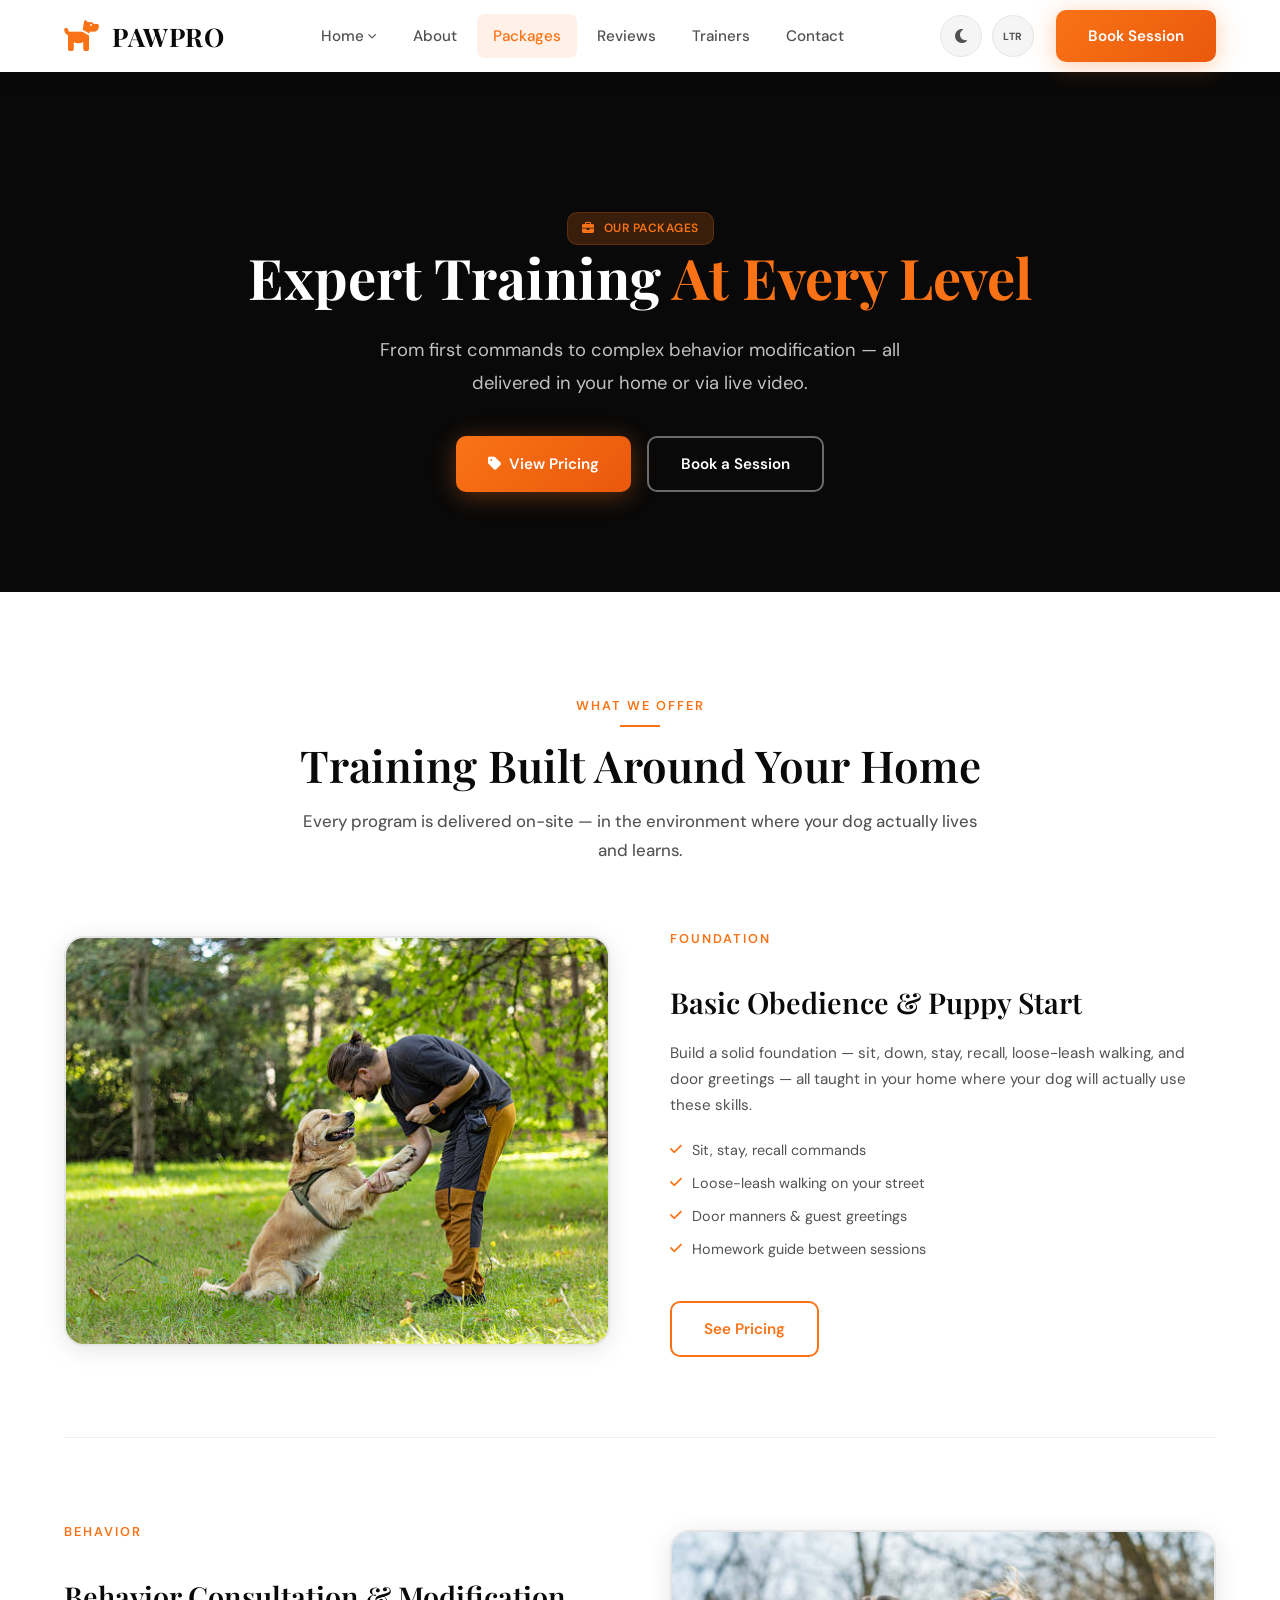
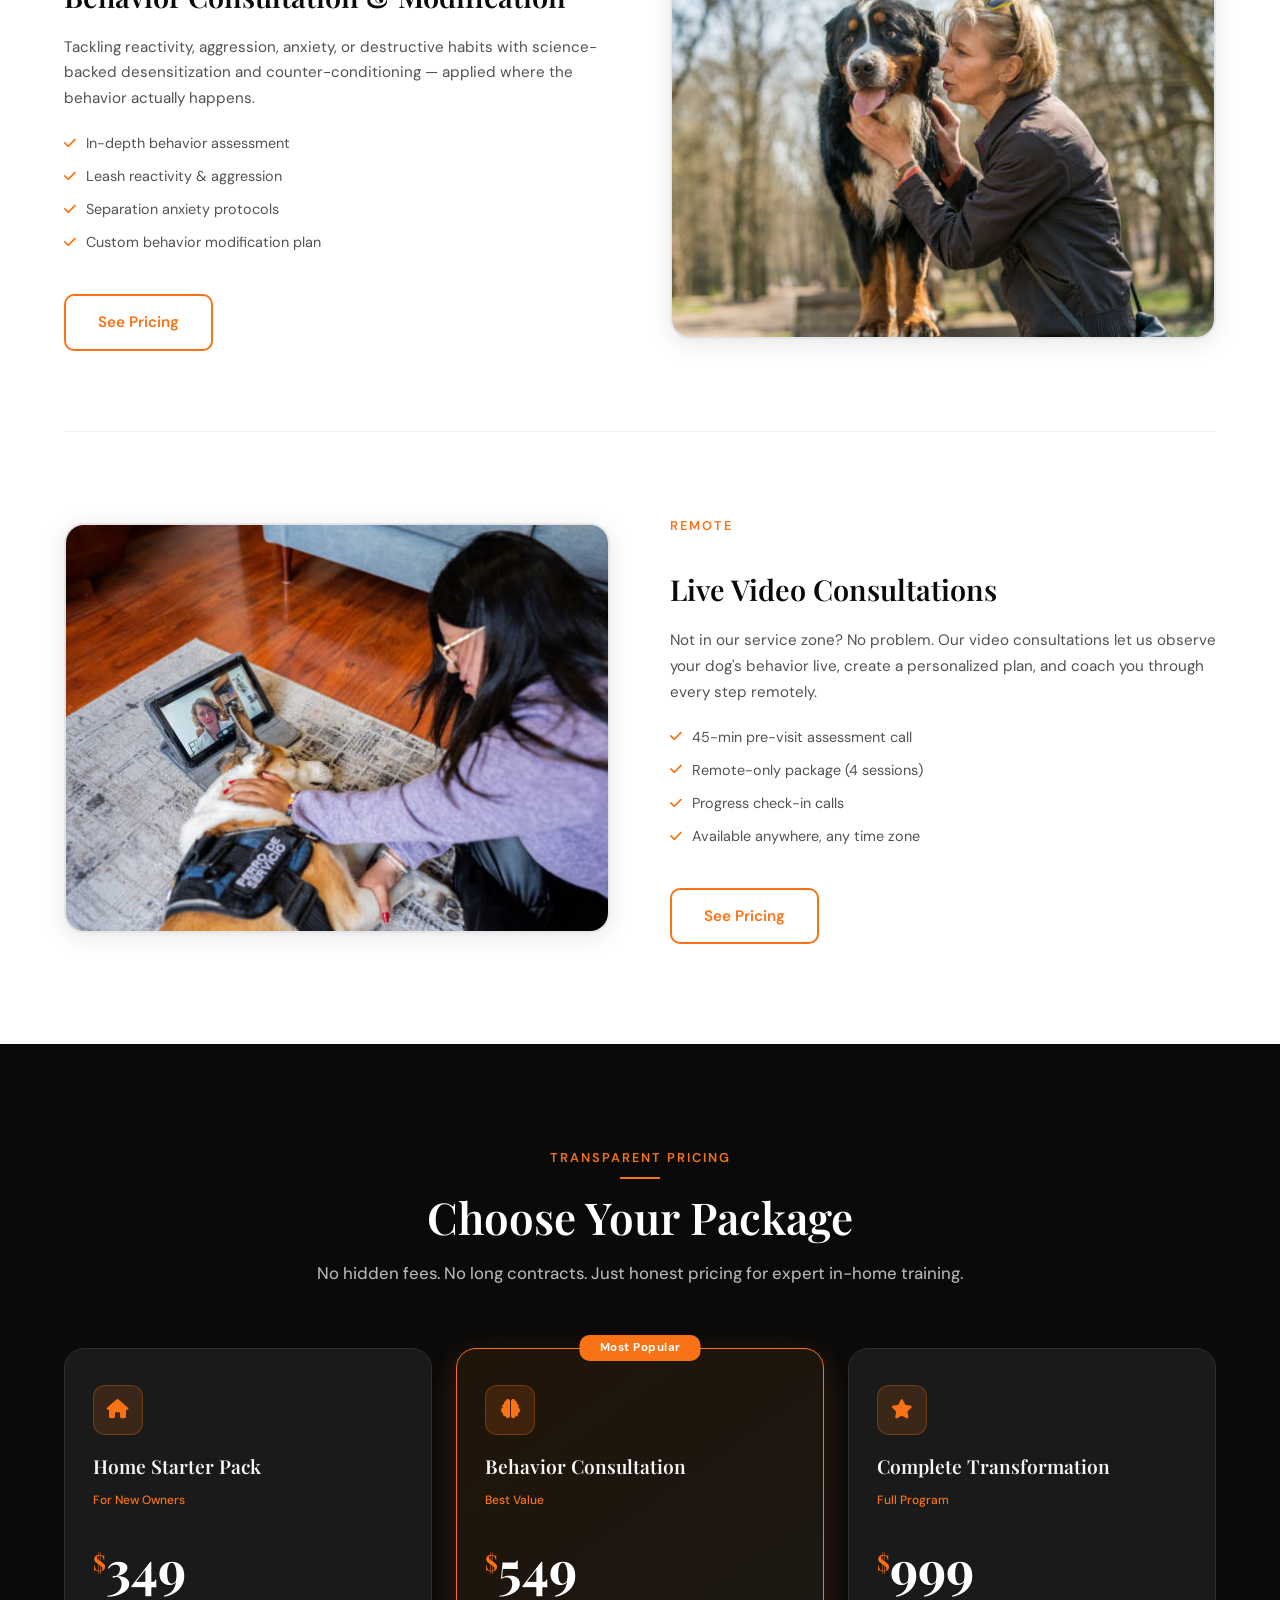
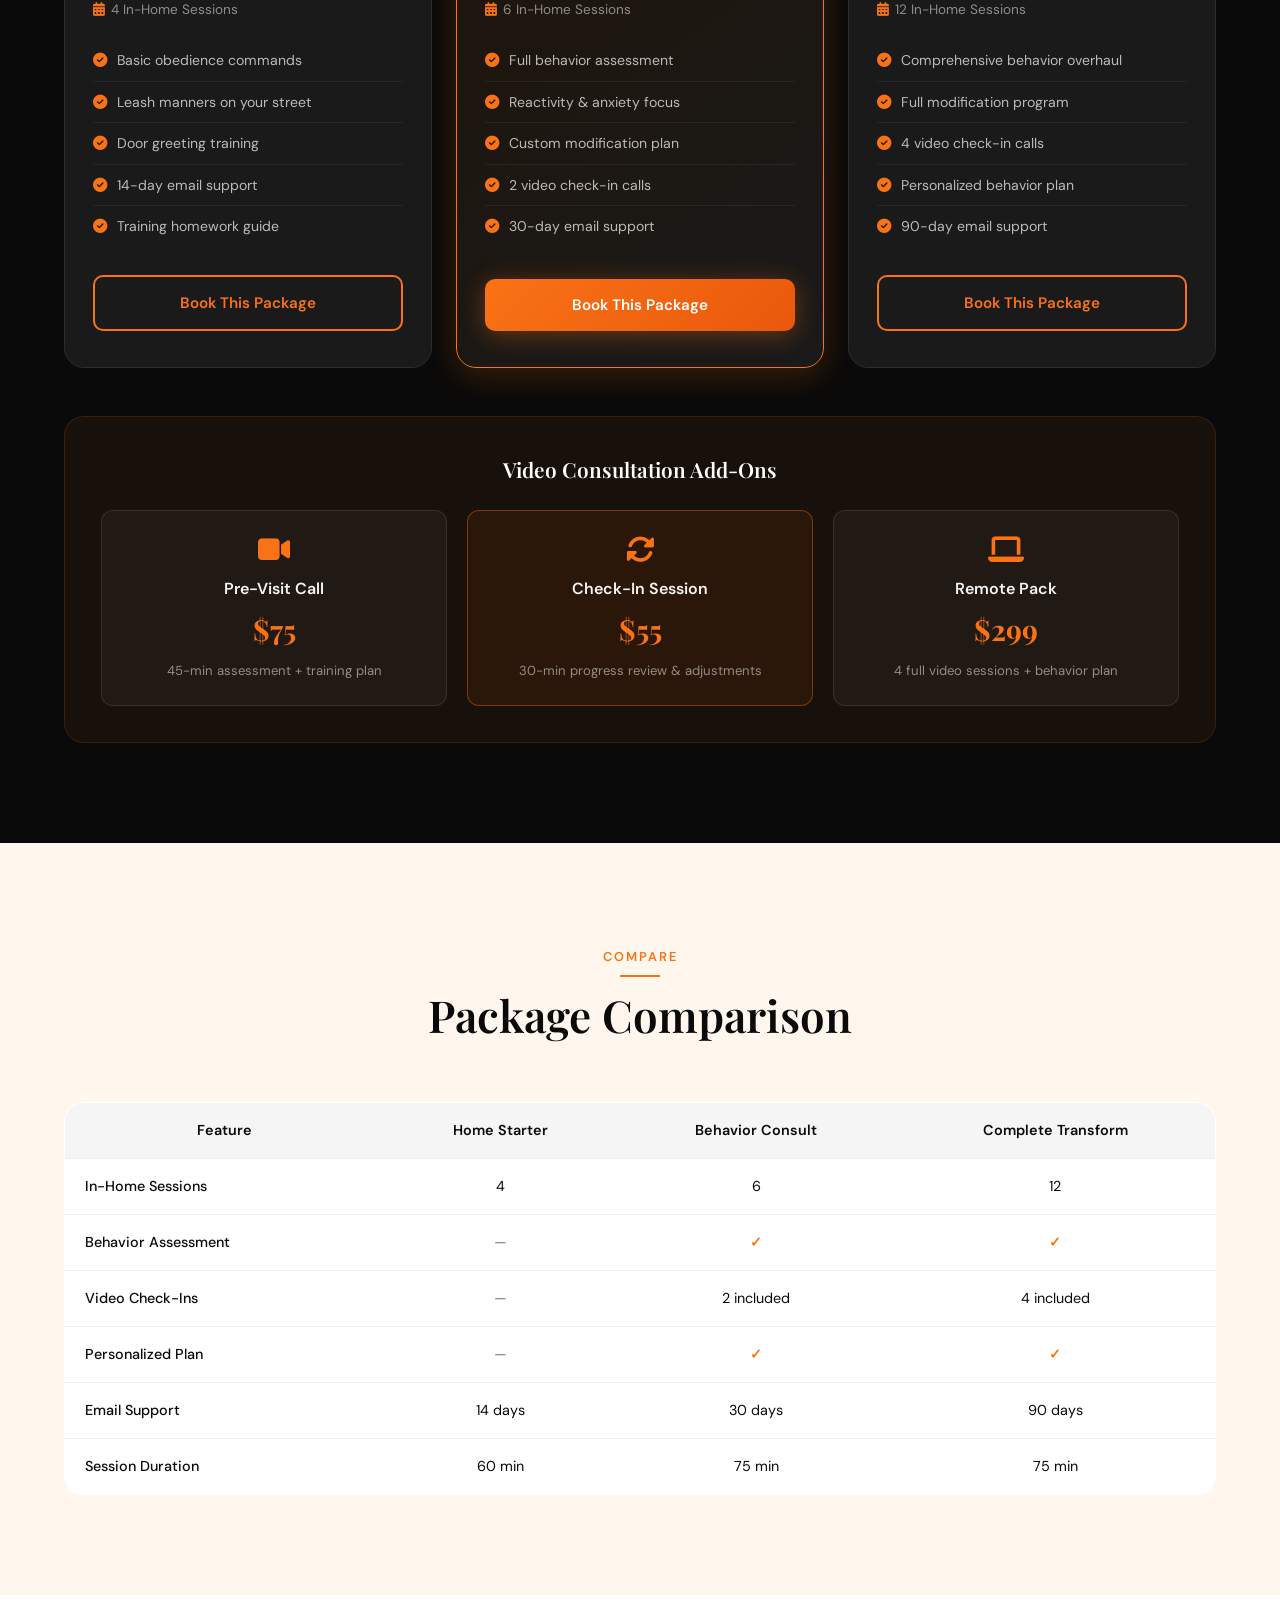
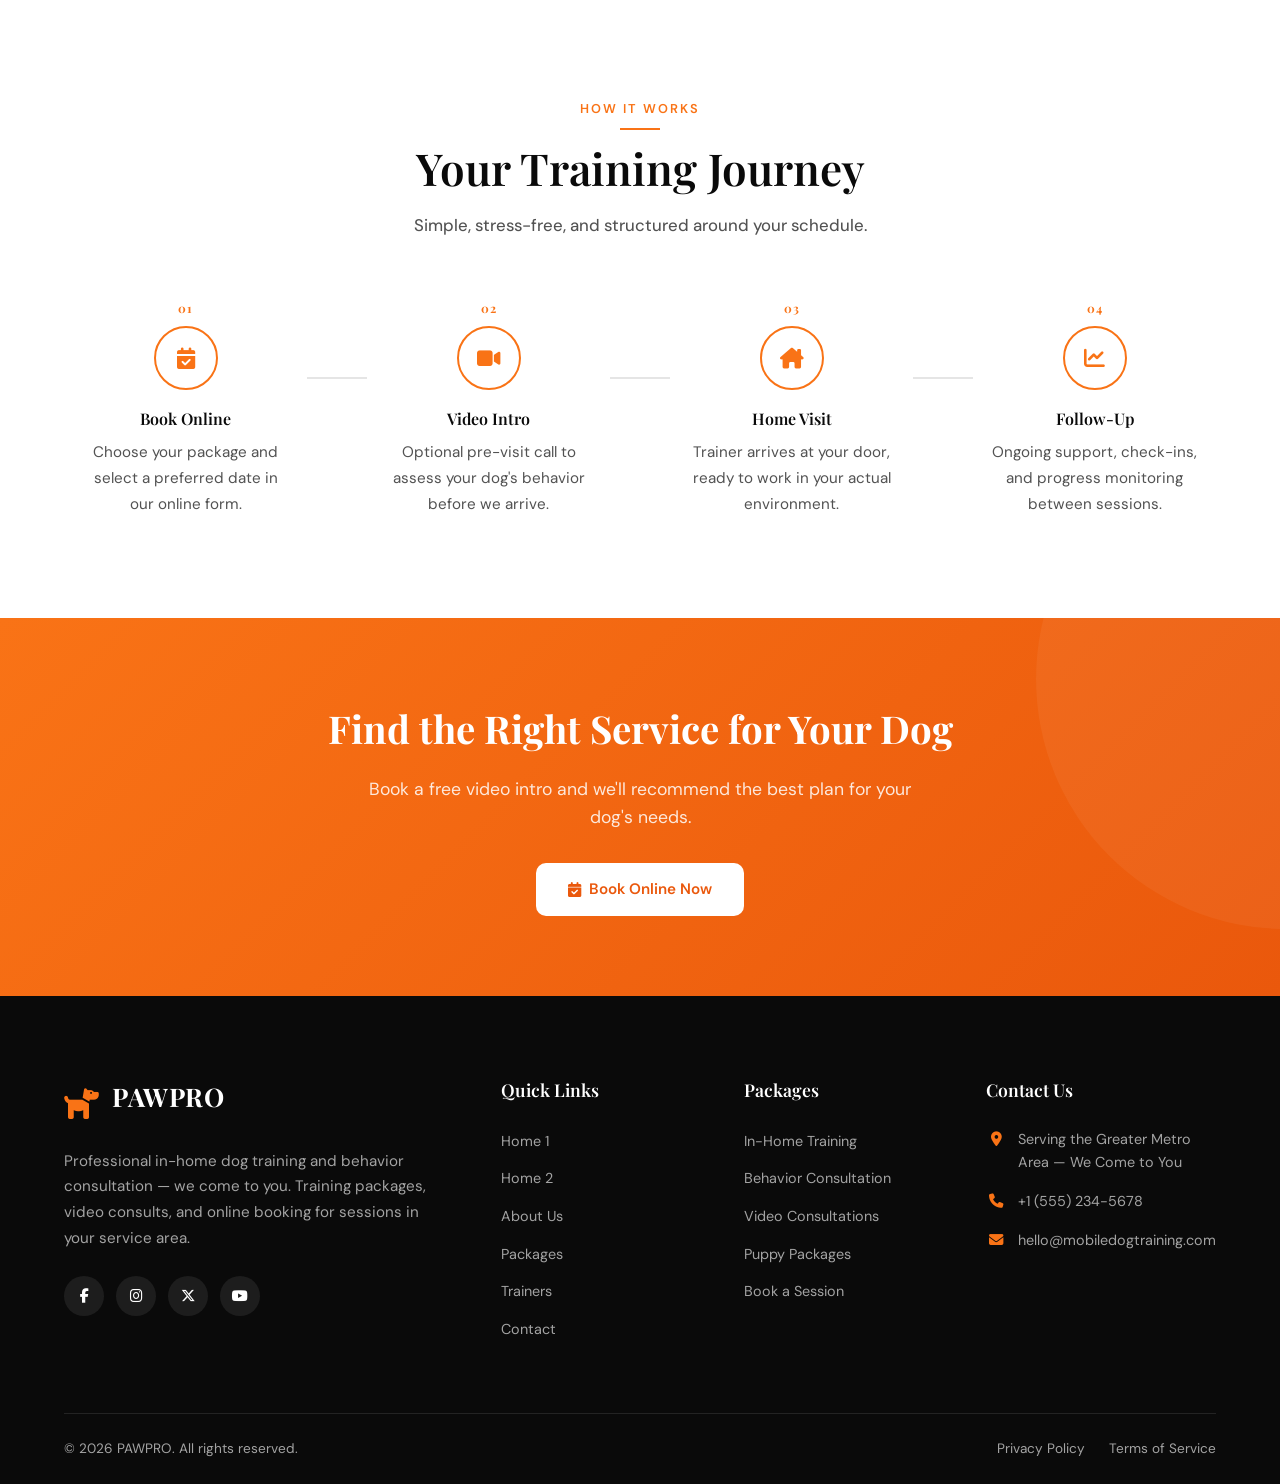
<file: packages.html>
<!DOCTYPE html>
<html lang="en" dir="ltr">

<head>
  <meta charset="UTF-8">
  <meta name="viewport" content="width=device-width, initial-scale=1.0">
  <title>Packages - Mobile Dog Training &amp; Behavior Consultation</title>
  <meta name="description"
    content="Explore our full range of in-home dog training packages, behavior consultations, and video packages. Transparent pricing — we come to you.">
  <link rel="icon" type="image/svg+xml" href="favicon.svg">
  <link rel="preconnect" href="https://fonts.googleapis.com">
  <link rel="preconnect" href="https://fonts.gstatic.com" crossorigin>
  <link
    href="https://fonts.googleapis.com/css2?family=DM+Sans:ital,opsz,wght@0,9..40,300;0,9..40,400;0,9..40,500;0,9..40,600;0,9..40,700&family=Playfair+Display:wght@400;600;700&display=swap"
    rel="stylesheet">
  <link rel="stylesheet" href="https://cdnjs.cloudflare.com/ajax/libs/font-awesome/6.5.1/css/all.min.css">
  <link rel="stylesheet" href="css/variables.css">
  <link rel="stylesheet" href="css/layout.css">
  <link rel="stylesheet" href="css/components.css">
  <link rel="stylesheet" href="css/pages.css">
  <link rel="stylesheet" href="css/animations.css">
</head>

<body>
  <header class="site-header" id="site-header"></header>
  <main>

    <!-- Hero -->
    <section class="section-dark hero-centered" id="hero"
      style="padding:140px 0 100px;position:relative;overflow:hidden;background-image:url('https://images.unsplash.com/photo-1516734212186-a967f81ad0d7?w=1400&q=80');background-size:cover;background-position:center top;">
      <div style="position:absolute;inset:0;background:rgba(10,10,10,0.65);"></div>
      <div class="container" style="position:relative;z-index:1;">
          <span class="badge animate-item" style="background:rgba(249,115,22,0.2);color:var(--color-primary);"><i
            class="fa-solid fa-briefcase"></i> Our Packages</span>
        <h1 class="hero-title animate-item">Expert Training <span style="color:var(--color-primary);">At Every
            Level</span></h1>
        <p class="hero-description animate-item" style="max-width:600px;margin:0 auto 36px;">From first commands to
          complex behavior modification — all delivered in your home or via live video.</p>
        <div class="hero-buttons animate-item" style="justify-content:center;">
          <a href="#pricing" class="btn btn-primary"><i class="fa-solid fa-tag"></i> View Pricing</a>
          <a href="contact.html#booking" class="btn btn-secondary"
            style="color:#fff;border-color:rgba(255,255,255,0.4);">Book a Session</a>
        </div>
      </div>
    </section>

    <!-- What We Offer — horizontal feature strips -->
    <section class="section" id="what-we-offer">
      <div class="container">
        <div class="section-header animate-item">
          <span class="section-label">What We Offer</span>
          <h2 class="section-title">Training Built Around Your Home</h2>
          <p class="section-subtitle">Every program is delivered on-site — in the environment where your dog actually
            lives and learns.</p>
        </div>

        <!-- Strip 1 -->
        <div class="service-strip animate-item">
          <div class="service-strip-img">
            <img src="dg1.jpg" alt="Puppy basic training session at home">
          </div>
          <div class="service-strip-body">
            <span class="section-label">Foundation</span>
            <h3 class="service-strip-title">Basic Obedience &amp; Puppy Start</h3>
            <p class="card-text">Build a solid foundation — sit, down, stay, recall, loose-leash walking, and door
              greetings — all taught in your home where your dog will actually use these skills.</p>
            <ul class="service-strip-list">
              <li><i class="fa-solid fa-check"></i> Sit, stay, recall commands</li>
              <li><i class="fa-solid fa-check"></i> Loose-leash walking on your street</li>
              <li><i class="fa-solid fa-check"></i> Door manners &amp; guest greetings</li>
              <li><i class="fa-solid fa-check"></i> Homework guide between sessions</li>
            </ul>
            <a href="#pricing" class="btn btn-outline" style="margin-top:20px;">See Pricing</a>
          </div>
        </div>

        <!-- Strip 2 -->
        <div class="service-strip service-strip-reverse animate-item">
          <div class="service-strip-img">
            <img src="dg4.jpg" alt="Dog behavior assessment and consultation">
          </div>
          <div class="service-strip-body">
            <span class="section-label">Behavior</span>
            <h3 class="service-strip-title">Behavior Consultation &amp; Modification</h3>
            <p class="card-text">Tackling reactivity, aggression, anxiety, or destructive habits with science-backed
              desensitization and counter-conditioning — applied where the behavior actually happens.</p>
            <ul class="service-strip-list">
              <li><i class="fa-solid fa-check"></i> In-depth behavior assessment</li>
              <li><i class="fa-solid fa-check"></i> Leash reactivity &amp; aggression</li>
              <li><i class="fa-solid fa-check"></i> Separation anxiety protocols</li>
              <li><i class="fa-solid fa-check"></i> Custom behavior modification plan</li>
            </ul>
            <a href="#pricing" class="btn btn-outline" style="margin-top:20px;">See Pricing</a>
          </div>
        </div>

        <!-- Strip 3 -->
        <div class="service-strip animate-item">
          <div class="service-strip-img">
            <img src="dg3.jpg" alt="Video consultation session with dog trainer">
          </div>
          <div class="service-strip-body">
            <span class="section-label">Remote</span>
            <h3 class="service-strip-title">Live Video Consultations</h3>
            <p class="card-text">Not in our service zone? No problem. Our video consultations let us observe your dog's
              behavior live, create a personalized plan, and coach you through every step remotely.</p>
            <ul class="service-strip-list">
              <li><i class="fa-solid fa-check"></i> 45-min pre-visit assessment call</li>
              <li><i class="fa-solid fa-check"></i> Remote-only package (4 sessions)</li>
              <li><i class="fa-solid fa-check"></i> Progress check-in calls</li>
              <li><i class="fa-solid fa-check"></i> Available anywhere, any time zone</li>
            </ul>
            <a href="#pricing" class="btn btn-outline" style="margin-top:20px;">See Pricing</a>
          </div>
        </div>
      </div>
    </section>

    <!-- ★ PRICING — Main Highlighted Section ★ -->
    <section class="section section-dark" id="pricing">
      <div class="container">
        <div class="section-header animate-item">
          <span class="section-label">Transparent Pricing</span>
          <h2 class="section-title" style="color:#fff;">Choose Your Package</h2>
          <p class="section-subtitle" style="color:rgba(255,255,255,0.7);">No hidden fees. No long contracts. Just
            honest pricing for expert in-home training.</p>
        </div>

        <div class="pricing-grid-featured animate-item">
          <!-- Card 1 -->
          <div class="pricing-card-v2">
            <div class="pricing-card-v2-header">
              <div class="pricing-v2-icon"><i class="fa-solid fa-house"></i></div>
              <h3 class="pricing-v2-name">Home Starter Pack</h3>
              <span class="pricing-v2-tag">For New Owners</span>
            </div>
            <div class="pricing-v2-price"><span class="pricing-v2-currency">$</span>349</div>
            <div class="pricing-v2-sessions"><i class="fa-solid fa-calendar-days"></i> 4 In-Home Sessions</div>
            <ul class="pricing-v2-features">
              <li><i class="fa-solid fa-circle-check"></i> Basic obedience commands</li>
              <li><i class="fa-solid fa-circle-check"></i> Leash manners on your street</li>
              <li><i class="fa-solid fa-circle-check"></i> Door greeting training</li>
              <li><i class="fa-solid fa-circle-check"></i> 14-day email support</li>
              <li><i class="fa-solid fa-circle-check"></i> Training homework guide</li>
            </ul>
            <a href="contact.html#booking" class="btn btn-outline" style="width:100%;margin-top:auto;">Book This
              Package</a>
          </div>

          <!-- Card 2 — Featured -->
          <div class="pricing-card-v2 pricing-card-v2-featured">
            <div class="pricing-v2-popular-badge">Most Popular</div>
            <div class="pricing-card-v2-header">
              <div class="pricing-v2-icon"><i class="fa-solid fa-brain"></i></div>
              <h3 class="pricing-v2-name">Behavior Consultation</h3>
              <span class="pricing-v2-tag">Best Value</span>
            </div>
            <div class="pricing-v2-price"><span class="pricing-v2-currency">$</span>549</div>
            <div class="pricing-v2-sessions"><i class="fa-solid fa-calendar-days"></i> 6 In-Home Sessions</div>
            <ul class="pricing-v2-features">
              <li><i class="fa-solid fa-circle-check"></i> Full behavior assessment</li>
              <li><i class="fa-solid fa-circle-check"></i> Reactivity &amp; anxiety focus</li>
              <li><i class="fa-solid fa-circle-check"></i> Custom modification plan</li>
              <li><i class="fa-solid fa-circle-check"></i> 2 video check-in calls</li>
              <li><i class="fa-solid fa-circle-check"></i> 30-day email support</li>
            </ul>
            <a href="contact.html#booking" class="btn btn-primary" style="width:100%;margin-top:auto;">Book This
              Package</a>
          </div>

          <!-- Card 3 -->
          <div class="pricing-card-v2">
            <div class="pricing-card-v2-header">
              <div class="pricing-v2-icon"><i class="fa-solid fa-star"></i></div>
              <h3 class="pricing-v2-name">Complete Transformation</h3>
              <span class="pricing-v2-tag">Full Program</span>
            </div>
            <div class="pricing-v2-price"><span class="pricing-v2-currency">$</span>999</div>
            <div class="pricing-v2-sessions"><i class="fa-solid fa-calendar-days"></i> 12 In-Home Sessions</div>
            <ul class="pricing-v2-features">
              <li><i class="fa-solid fa-circle-check"></i> Comprehensive behavior overhaul</li>
              <li><i class="fa-solid fa-circle-check"></i> Full modification program</li>
              <li><i class="fa-solid fa-circle-check"></i> 4 video check-in calls</li>
              <li><i class="fa-solid fa-circle-check"></i> Personalized behavior plan</li>
              <li><i class="fa-solid fa-circle-check"></i> 90-day email support</li>
            </ul>
            <a href="contact.html#booking" class="btn btn-outline" style="width:100%;margin-top:auto;">Book This
              Package</a>
          </div>
        </div>

        <!-- Video add-ons -->
        <div class="video-addons animate-item">
          <h3 class="video-addons-title">Video Consultation Add-Ons</h3>
          <div class="video-addons-grid">
            <div class="video-addon-card">
              <i class="fa-solid fa-video"></i>
              <div class="video-addon-name">Pre-Visit Call</div>
              <div class="video-addon-price">$75</div>
              <div class="video-addon-desc">45-min assessment + training plan</div>
            </div>
            <div class="video-addon-card video-addon-card-featured">
              <i class="fa-solid fa-rotate"></i>
              <div class="video-addon-name">Check-In Session</div>
              <div class="video-addon-price">$55</div>
              <div class="video-addon-desc">30-min progress review &amp; adjustments</div>
            </div>
            <div class="video-addon-card">
              <i class="fa-solid fa-laptop"></i>
              <div class="video-addon-name">Remote Pack</div>
              <div class="video-addon-price">$299</div>
              <div class="video-addon-desc">4 full video sessions + behavior plan</div>
            </div>
          </div>
        </div>
      </div>
    </section>

    <!-- Comparison Table -->
    <section class="section section-accent" id="comparison">
      <div class="container">
        <div class="section-header animate-item">
          <span class="section-label">Compare</span>
          <h2 class="section-title">Package Comparison</h2>
        </div>
        <div style="overflow-x:auto;" class="animate-item">
          <table class="comparison-table">
            <thead>
              <tr>
                <th>Feature</th>
                <th>Home Starter</th>
                <th>Behavior Consult</th>
                <th>Complete Transform</th>
              </tr>
            </thead>
            <tbody>
              <tr>
                <td>In-Home Sessions</td>
                <td>4</td>
                <td>6</td>
                <td>12</td>
              </tr>
              <tr>
                <td>Behavior Assessment</td>
                <td class="cross">—</td>
                <td class="check">✓</td>
                <td class="check">✓</td>
              </tr>
              <tr>
                <td>Video Check-Ins</td>
                <td class="cross">—</td>
                <td>2 included</td>
                <td>4 included</td>
              </tr>
              <tr>
                <td>Personalized Plan</td>
                <td class="cross">—</td>
                <td class="check">✓</td>
                <td class="check">✓</td>
              </tr>
              <tr>
                <td>Email Support</td>
                <td>14 days</td>
                <td>30 days</td>
                <td>90 days</td>
              </tr>
              <tr>
                <td>Session Duration</td>
                <td>60 min</td>
                <td>75 min</td>
                <td>75 min</td>
              </tr>
            </tbody>
          </table>
        </div>
      </div>
    </section>

    <!-- Process steps -->
    <section class="section" id="process">
      <div class="container">
        <div class="section-header animate-item">
          <span class="section-label">How It Works</span>
          <h2 class="section-title">Your Training Journey</h2>
          <p class="section-subtitle">Simple, stress-free, and structured around your schedule.</p>
        </div>
        <div class="process-journey animate-item">
          <div class="process-journey-step">
            <div class="process-journey-num">01</div>
            <div class="process-journey-icon"><i class="fa-solid fa-calendar-check"></i></div>
            <h4 class="process-journey-title">Book Online</h4>
            <p class="card-text">Choose your package and select a preferred date in our online form.</p>
          </div>
          <div class="process-journey-line"></div>
          <div class="process-journey-step">
            <div class="process-journey-num">02</div>
            <div class="process-journey-icon"><i class="fa-solid fa-video"></i></div>
            <h4 class="process-journey-title">Video Intro</h4>
            <p class="card-text">Optional pre-visit call to assess your dog's behavior before we arrive.</p>
          </div>
          <div class="process-journey-line"></div>
          <div class="process-journey-step">
            <div class="process-journey-num">03</div>
            <div class="process-journey-icon"><i class="fa-solid fa-house-chimney"></i></div>
            <h4 class="process-journey-title">Home Visit</h4>
            <p class="card-text">Trainer arrives at your door, ready to work in your actual environment.</p>
          </div>
          <div class="process-journey-line"></div>
          <div class="process-journey-step">
            <div class="process-journey-num">04</div>
            <div class="process-journey-icon"><i class="fa-solid fa-chart-line"></i></div>
            <h4 class="process-journey-title">Follow-Up</h4>
            <p class="card-text">Ongoing support, check-ins, and progress monitoring between sessions.</p>
          </div>
        </div>
      </div>
    </section>

    <section class="cta-section" id="cta">
      <div class="container">
        <h2 class="cta-title animate-item">Find the Right Service for Your Dog</h2>
        <p class="cta-text animate-item">Book a free video intro and we'll recommend the best plan for your dog's needs.
        </p>
        <a href="contact.html#booking" class="btn animate-item"><i class="fa-solid fa-calendar-check"></i> Book Online
          Now</a>
      </div>
    </section>
  </main>
  <footer class="site-footer" id="site-footer"></footer>
  <script src="js/config.js"></script>
  <script src="js/theme.js"></script>
  <script src="js/rtl.js"></script>
  <script src="js/main.js?v=2"></script>
  <script src="js/animations.js"></script>
</body>

</html>
</file>
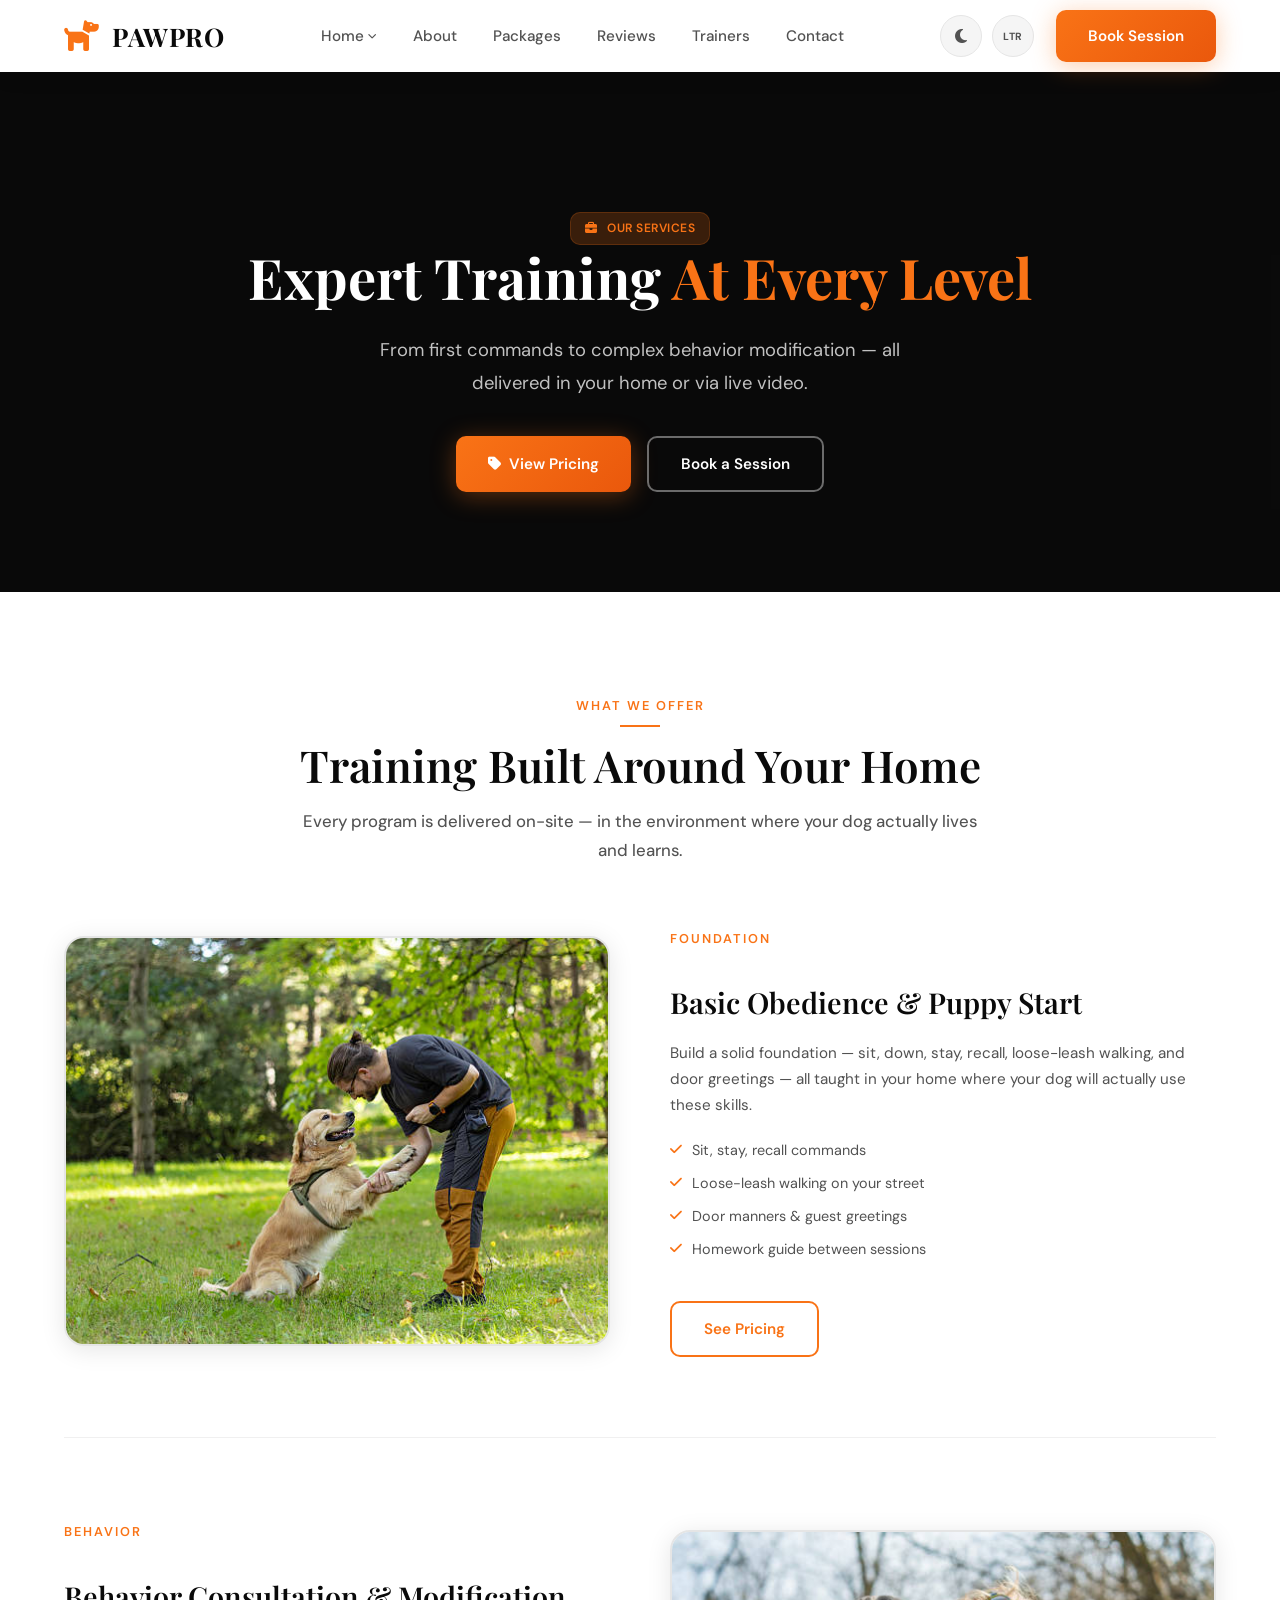
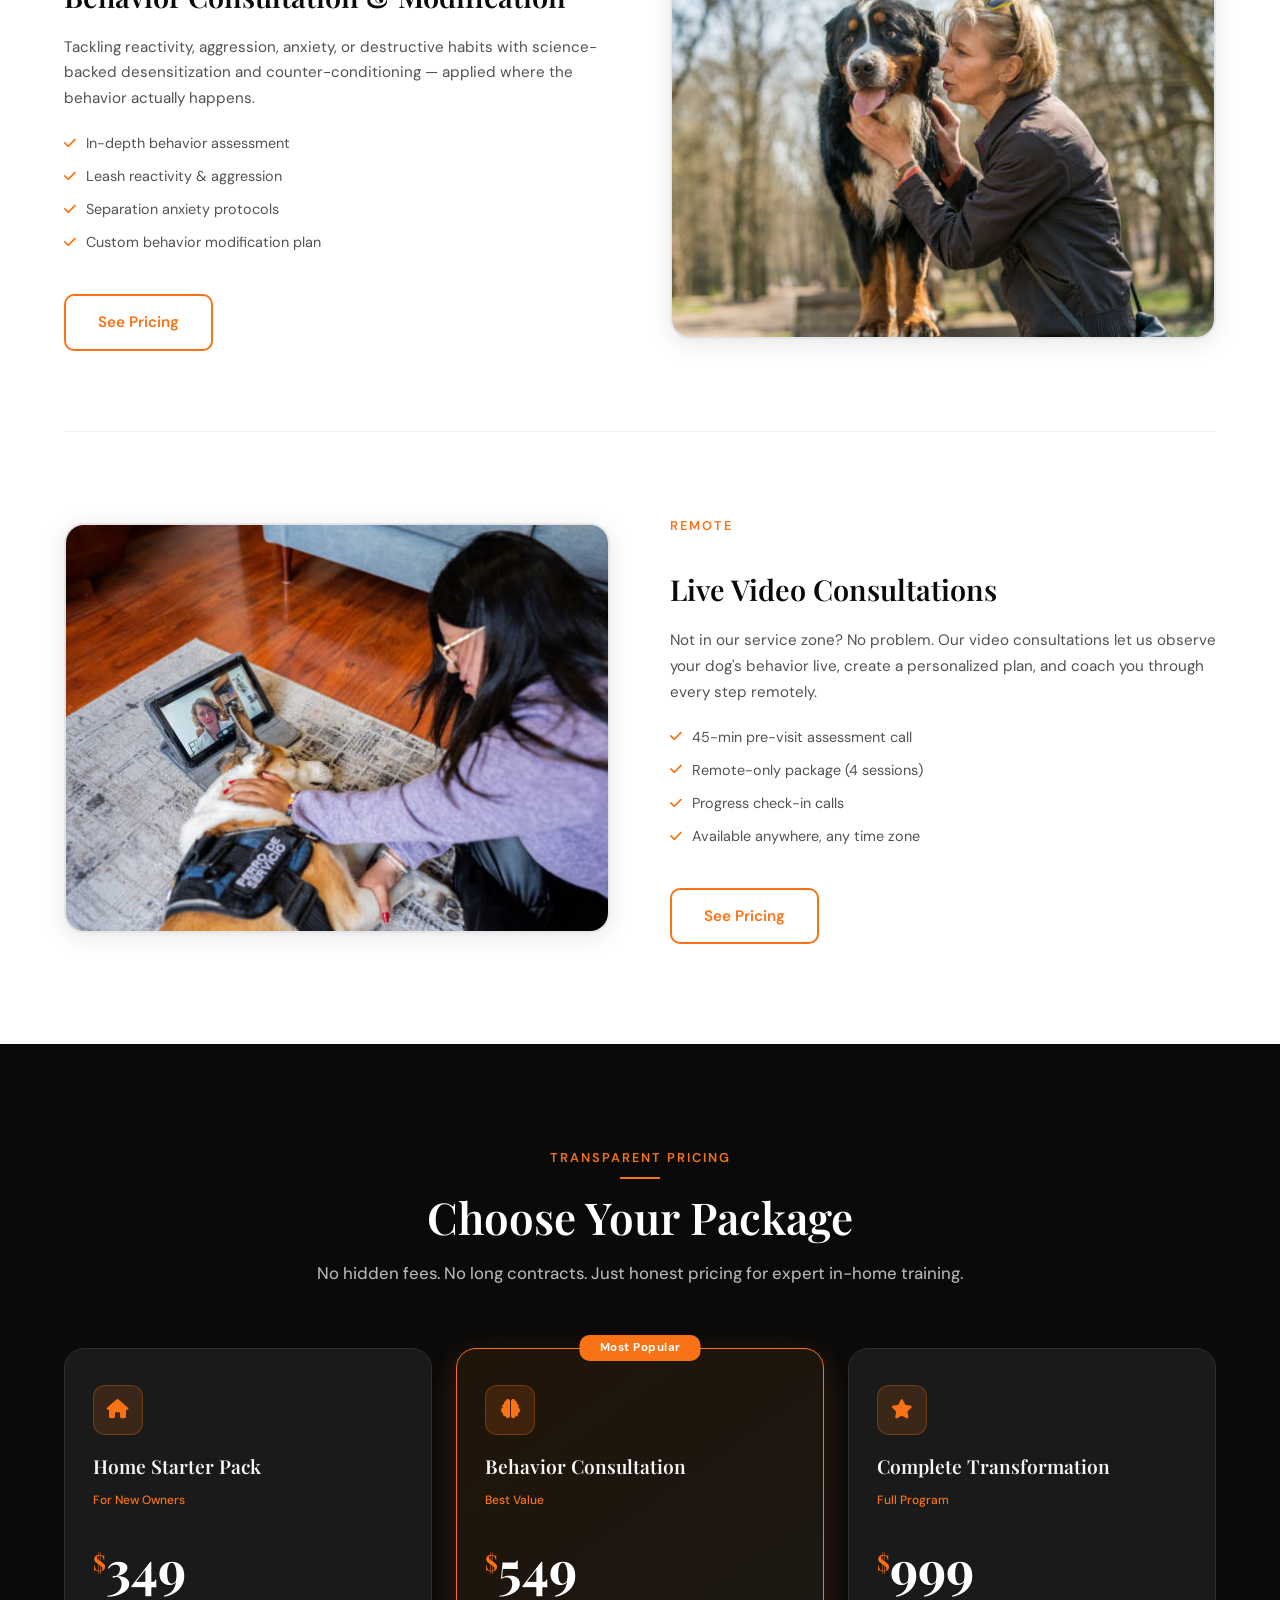
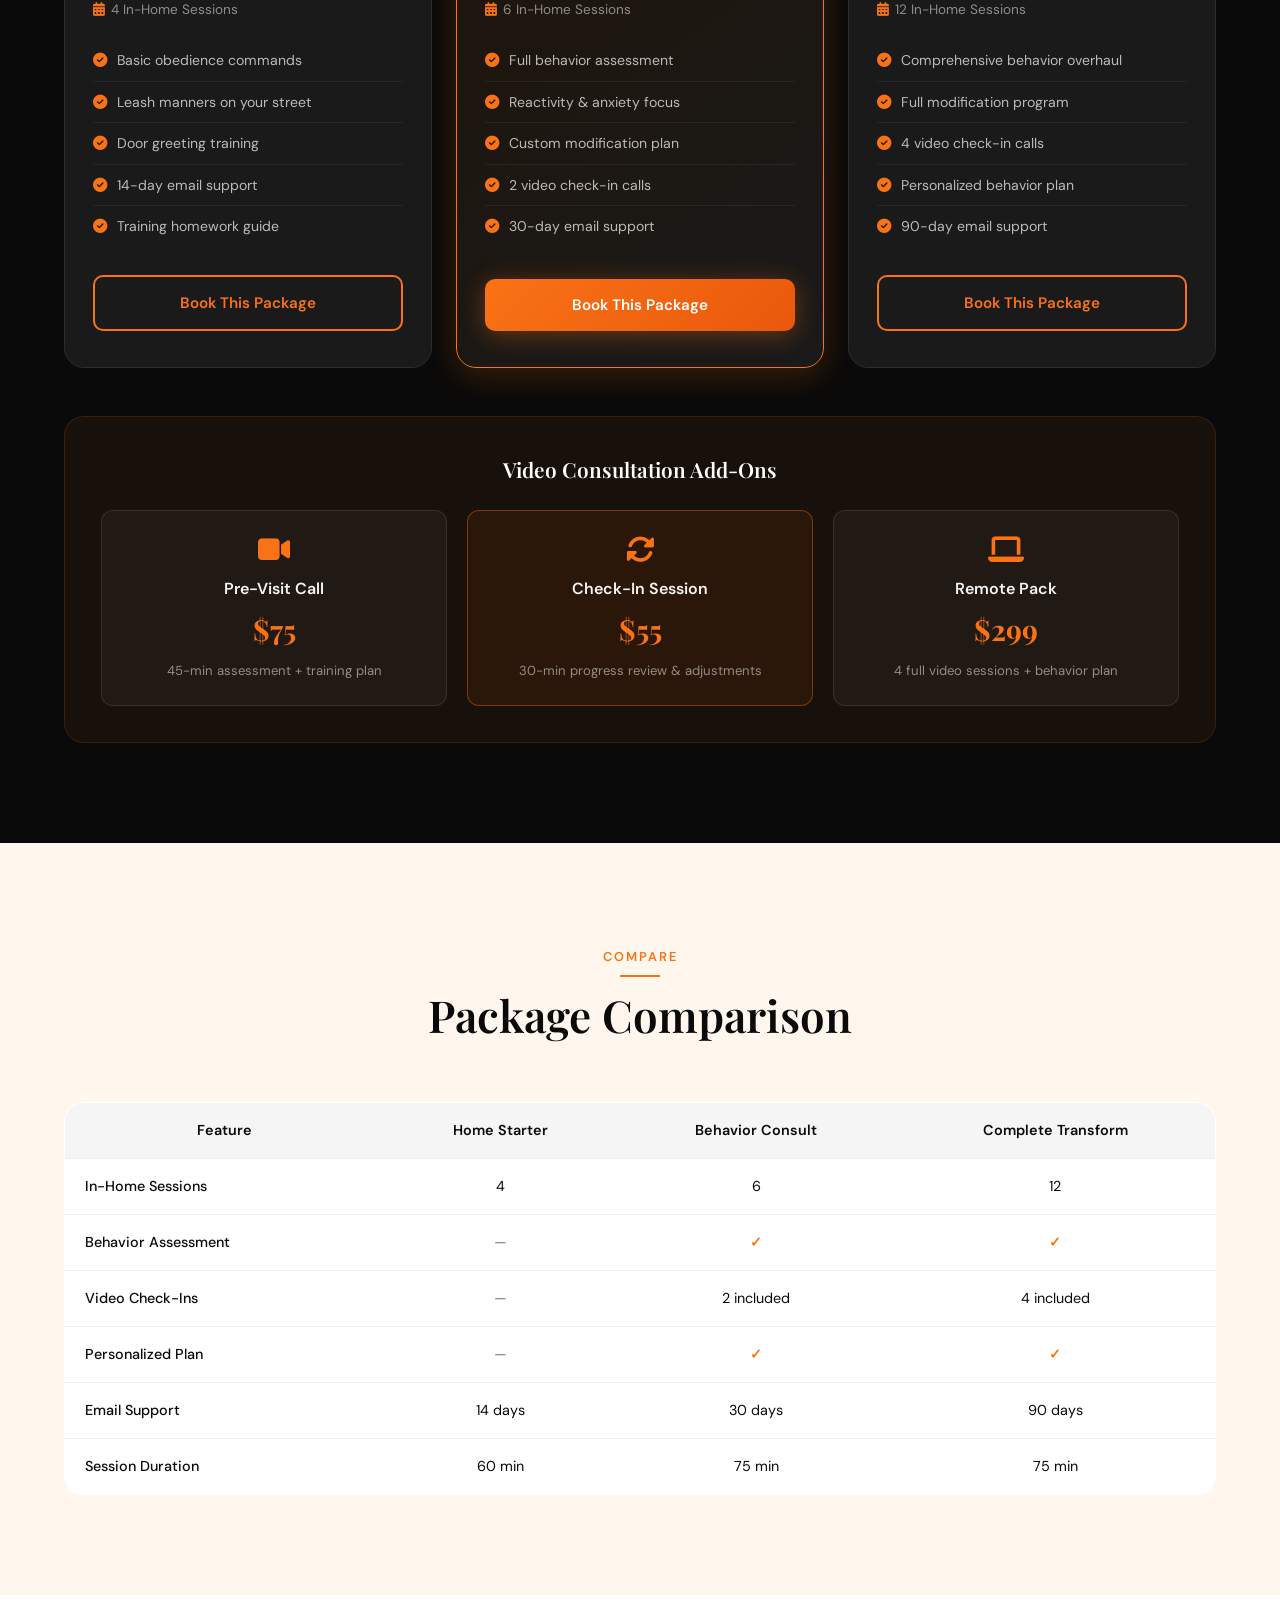
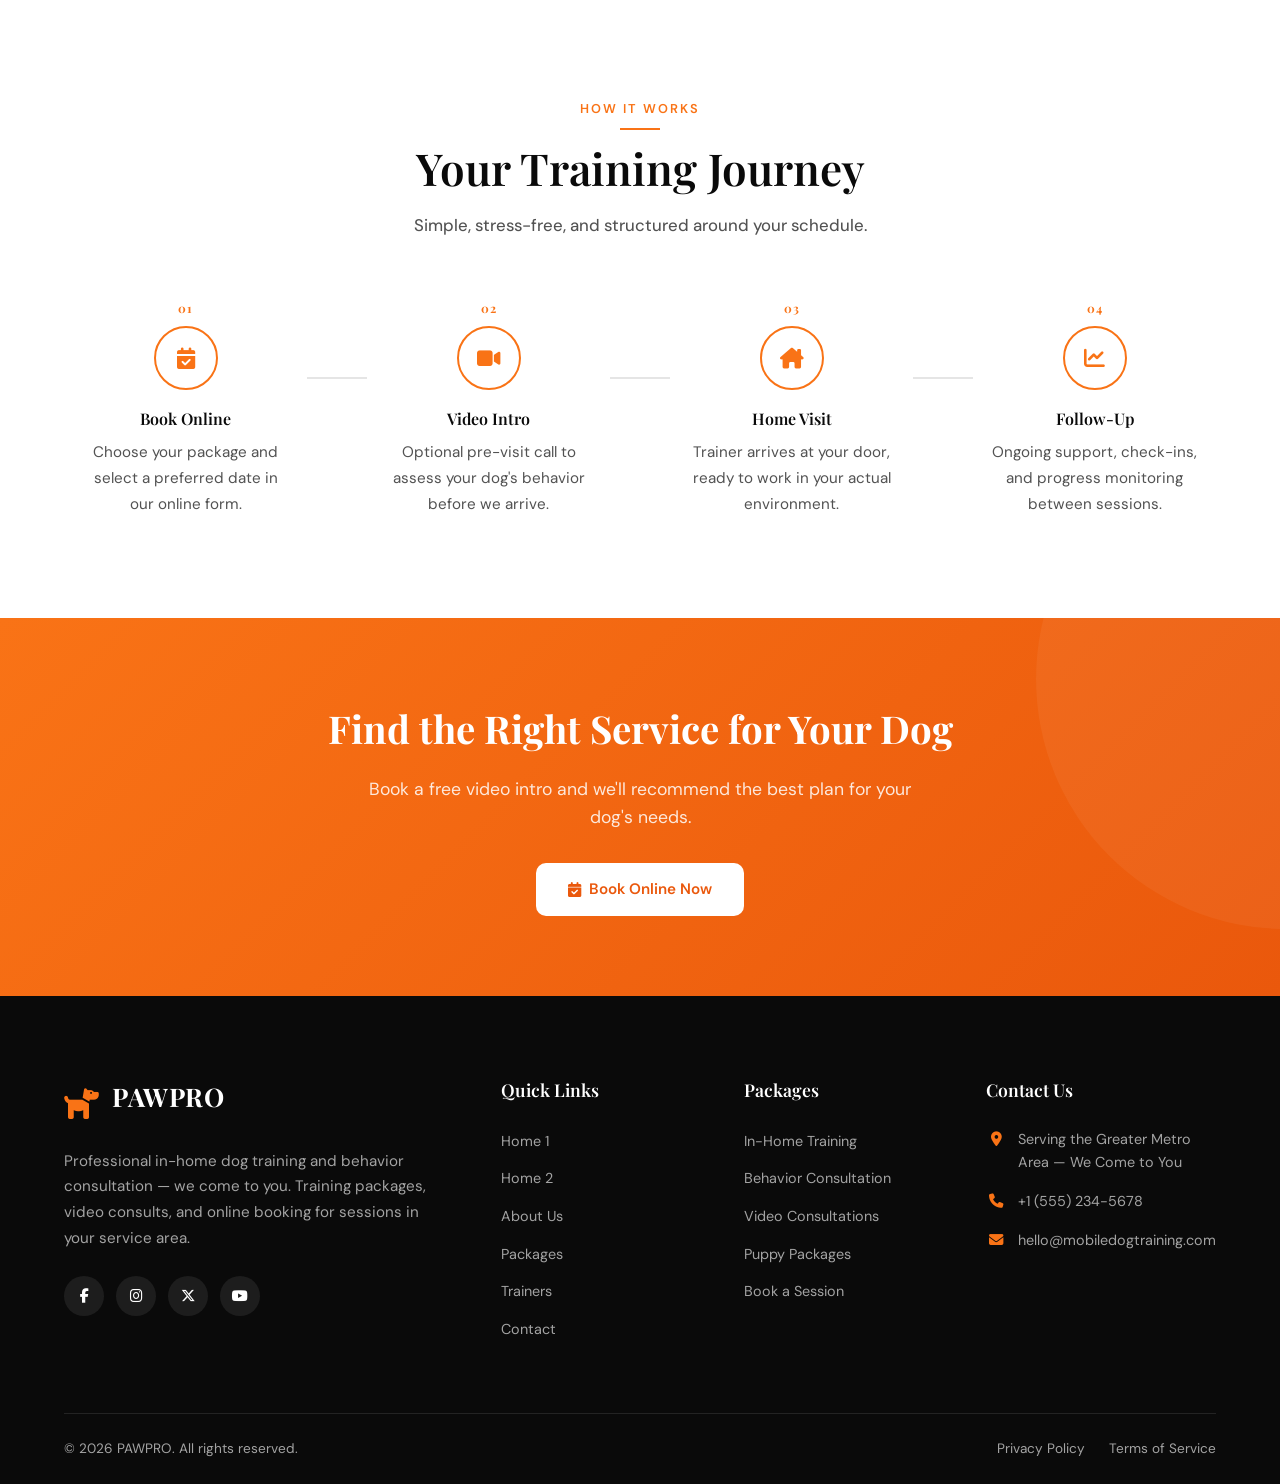
<file: services.html>
<!DOCTYPE html>
<html lang="en" dir="ltr">
<head>
  <meta charset="UTF-8">
  <meta name="viewport" content="width=device-width, initial-scale=1.0">
  <title>Services - Mobile Dog Training &amp; Behavior Consultation</title>
  <meta name="description" content="Explore our full range of in-home dog training services, behavior consultations, and video packages. Transparent pricing — we come to you.">
  <link rel="icon" type="image/svg+xml" href="favicon.svg">
  <link rel="preconnect" href="https://fonts.googleapis.com">
  <link rel="preconnect" href="https://fonts.gstatic.com" crossorigin>
  <link href="https://fonts.googleapis.com/css2?family=DM+Sans:ital,opsz,wght@0,9..40,300;0,9..40,400;0,9..40,500;0,9..40,600;0,9..40,700&family=Playfair+Display:wght@400;600;700&display=swap" rel="stylesheet">
  <link rel="stylesheet" href="https://cdnjs.cloudflare.com/ajax/libs/font-awesome/6.5.1/css/all.min.css">
  <link rel="stylesheet" href="css/variables.css">
  <link rel="stylesheet" href="css/layout.css">
  <link rel="stylesheet" href="css/components.css">
  <link rel="stylesheet" href="css/pages.css">
  <link rel="stylesheet" href="css/animations.css">
</head>
<body>
  <header class="site-header" id="site-header"></header>
  <main>

    <!-- Hero -->
    <section class="section-dark hero-centered" id="hero" style="padding:140px 0 100px;position:relative;overflow:hidden;background-image:url('https://images.unsplash.com/photo-1516734212186-a967f81ad0d7?w=1400&q=80');background-size:cover;background-position:center top;">
      <div style="position:absolute;inset:0;background:rgba(10,10,10,0.65);"></div>
      <div class="container" style="position:relative;z-index:1;">
        <span class="badge animate-item" style="background:rgba(249,115,22,0.2);color:var(--color-primary);"><i class="fa-solid fa-briefcase"></i> Our Services</span>
        <h1 class="hero-title animate-item">Expert Training <span style="color:var(--color-primary);">At Every Level</span></h1>
        <p class="hero-description animate-item" style="max-width:600px;margin:0 auto 36px;">From first commands to complex behavior modification — all delivered in your home or via live video.</p>
        <div class="hero-buttons animate-item" style="justify-content:center;">
          <a href="#pricing" class="btn btn-primary"><i class="fa-solid fa-tag"></i> View Pricing</a>
          <a href="contact.html#booking" class="btn btn-secondary" style="color:#fff;border-color:rgba(255,255,255,0.4);">Book a Session</a>
        </div>
      </div>
    </section>

    <!-- What We Offer — horizontal feature strips -->
    <section class="section" id="what-we-offer">
      <div class="container">
        <div class="section-header animate-item">
          <span class="section-label">What We Offer</span>
          <h2 class="section-title">Training Built Around Your Home</h2>
          <p class="section-subtitle">Every program is delivered on-site — in the environment where your dog actually lives and learns.</p>
        </div>

        <!-- Strip 1 -->
        <div class="service-strip animate-item">
          <div class="service-strip-img">
            <img src="dg1.jpg" alt="Puppy basic training session at home">
          </div>
          <div class="service-strip-body">
            <span class="section-label">Foundation</span>
            <h3 class="service-strip-title">Basic Obedience &amp; Puppy Start</h3>
            <p class="card-text">Build a solid foundation — sit, down, stay, recall, loose-leash walking, and door greetings — all taught in your home where your dog will actually use these skills.</p>
            <ul class="service-strip-list">
              <li><i class="fa-solid fa-check"></i> Sit, stay, recall commands</li>
              <li><i class="fa-solid fa-check"></i> Loose-leash walking on your street</li>
              <li><i class="fa-solid fa-check"></i> Door manners &amp; guest greetings</li>
              <li><i class="fa-solid fa-check"></i> Homework guide between sessions</li>
            </ul>
            <a href="#pricing" class="btn btn-outline" style="margin-top:20px;">See Pricing</a>
          </div>
        </div>

        <!-- Strip 2 -->
        <div class="service-strip service-strip-reverse animate-item">
          <div class="service-strip-img">
            <img src="dg4.jpg" alt="Dog behavior assessment and consultation">
          </div>
          <div class="service-strip-body">
            <span class="section-label">Behavior</span>
            <h3 class="service-strip-title">Behavior Consultation &amp; Modification</h3>
            <p class="card-text">Tackling reactivity, aggression, anxiety, or destructive habits with science-backed desensitization and counter-conditioning — applied where the behavior actually happens.</p>
            <ul class="service-strip-list">
              <li><i class="fa-solid fa-check"></i> In-depth behavior assessment</li>
              <li><i class="fa-solid fa-check"></i> Leash reactivity &amp; aggression</li>
              <li><i class="fa-solid fa-check"></i> Separation anxiety protocols</li>
              <li><i class="fa-solid fa-check"></i> Custom behavior modification plan</li>
            </ul>
            <a href="#pricing" class="btn btn-outline" style="margin-top:20px;">See Pricing</a>
          </div>
        </div>

        <!-- Strip 3 -->
        <div class="service-strip animate-item">
          <div class="service-strip-img">
            <img src="dg3.jpg" alt="Video consultation session with dog trainer">
          </div>
          <div class="service-strip-body">
            <span class="section-label">Remote</span>
            <h3 class="service-strip-title">Live Video Consultations</h3>
            <p class="card-text">Not in our service zone? No problem. Our video consultations let us observe your dog's behavior live, create a personalized plan, and coach you through every step remotely.</p>
            <ul class="service-strip-list">
              <li><i class="fa-solid fa-check"></i> 45-min pre-visit assessment call</li>
              <li><i class="fa-solid fa-check"></i> Remote-only package (4 sessions)</li>
              <li><i class="fa-solid fa-check"></i> Progress check-in calls</li>
              <li><i class="fa-solid fa-check"></i> Available anywhere, any time zone</li>
            </ul>
            <a href="#pricing" class="btn btn-outline" style="margin-top:20px;">See Pricing</a>
          </div>
        </div>
      </div>
    </section>

    <!-- ★ PRICING — Main Highlighted Section ★ -->
    <section class="section section-dark" id="pricing">
      <div class="container">
        <div class="section-header animate-item">
          <span class="section-label">Transparent Pricing</span>
          <h2 class="section-title" style="color:#fff;">Choose Your Package</h2>
          <p class="section-subtitle" style="color:rgba(255,255,255,0.7);">No hidden fees. No long contracts. Just honest pricing for expert in-home training.</p>
        </div>

        <div class="pricing-grid-featured animate-item">
          <!-- Card 1 -->
          <div class="pricing-card-v2">
            <div class="pricing-card-v2-header">
              <div class="pricing-v2-icon"><i class="fa-solid fa-house"></i></div>
              <h3 class="pricing-v2-name">Home Starter Pack</h3>
              <span class="pricing-v2-tag">For New Owners</span>
            </div>
            <div class="pricing-v2-price"><span class="pricing-v2-currency">$</span>349</div>
            <div class="pricing-v2-sessions"><i class="fa-solid fa-calendar-days"></i> 4 In-Home Sessions</div>
            <ul class="pricing-v2-features">
              <li><i class="fa-solid fa-circle-check"></i> Basic obedience commands</li>
              <li><i class="fa-solid fa-circle-check"></i> Leash manners on your street</li>
              <li><i class="fa-solid fa-circle-check"></i> Door greeting training</li>
              <li><i class="fa-solid fa-circle-check"></i> 14-day email support</li>
              <li><i class="fa-solid fa-circle-check"></i> Training homework guide</li>
            </ul>
            <a href="contact.html#booking" class="btn btn-outline" style="width:100%;margin-top:auto;">Book This Package</a>
          </div>

          <!-- Card 2 — Featured -->
          <div class="pricing-card-v2 pricing-card-v2-featured">
            <div class="pricing-v2-popular-badge">Most Popular</div>
            <div class="pricing-card-v2-header">
              <div class="pricing-v2-icon"><i class="fa-solid fa-brain"></i></div>
              <h3 class="pricing-v2-name">Behavior Consultation</h3>
              <span class="pricing-v2-tag">Best Value</span>
            </div>
            <div class="pricing-v2-price"><span class="pricing-v2-currency">$</span>549</div>
            <div class="pricing-v2-sessions"><i class="fa-solid fa-calendar-days"></i> 6 In-Home Sessions</div>
            <ul class="pricing-v2-features">
              <li><i class="fa-solid fa-circle-check"></i> Full behavior assessment</li>
              <li><i class="fa-solid fa-circle-check"></i> Reactivity &amp; anxiety focus</li>
              <li><i class="fa-solid fa-circle-check"></i> Custom modification plan</li>
              <li><i class="fa-solid fa-circle-check"></i> 2 video check-in calls</li>
              <li><i class="fa-solid fa-circle-check"></i> 30-day email support</li>
            </ul>
            <a href="contact.html#booking" class="btn btn-primary" style="width:100%;margin-top:auto;">Book This Package</a>
          </div>

          <!-- Card 3 -->
          <div class="pricing-card-v2">
            <div class="pricing-card-v2-header">
              <div class="pricing-v2-icon"><i class="fa-solid fa-star"></i></div>
              <h3 class="pricing-v2-name">Complete Transformation</h3>
              <span class="pricing-v2-tag">Full Program</span>
            </div>
            <div class="pricing-v2-price"><span class="pricing-v2-currency">$</span>999</div>
            <div class="pricing-v2-sessions"><i class="fa-solid fa-calendar-days"></i> 12 In-Home Sessions</div>
            <ul class="pricing-v2-features">
              <li><i class="fa-solid fa-circle-check"></i> Comprehensive behavior overhaul</li>
              <li><i class="fa-solid fa-circle-check"></i> Full modification program</li>
              <li><i class="fa-solid fa-circle-check"></i> 4 video check-in calls</li>
              <li><i class="fa-solid fa-circle-check"></i> Personalized behavior plan</li>
              <li><i class="fa-solid fa-circle-check"></i> 90-day email support</li>
            </ul>
            <a href="contact.html#booking" class="btn btn-outline" style="width:100%;margin-top:auto;">Book This Package</a>
          </div>
        </div>

        <!-- Video add-ons -->
        <div class="video-addons animate-item">
          <h3 class="video-addons-title">Video Consultation Add-Ons</h3>
          <div class="video-addons-grid">
            <div class="video-addon-card">
              <i class="fa-solid fa-video"></i>
              <div class="video-addon-name">Pre-Visit Call</div>
              <div class="video-addon-price">$75</div>
              <div class="video-addon-desc">45-min assessment + training plan</div>
            </div>
            <div class="video-addon-card video-addon-card-featured">
              <i class="fa-solid fa-rotate"></i>
              <div class="video-addon-name">Check-In Session</div>
              <div class="video-addon-price">$55</div>
              <div class="video-addon-desc">30-min progress review &amp; adjustments</div>
            </div>
            <div class="video-addon-card">
              <i class="fa-solid fa-laptop"></i>
              <div class="video-addon-name">Remote Pack</div>
              <div class="video-addon-price">$299</div>
              <div class="video-addon-desc">4 full video sessions + behavior plan</div>
            </div>
          </div>
        </div>
      </div>
    </section>

    <!-- Comparison Table -->
    <section class="section section-accent" id="comparison">
      <div class="container">
        <div class="section-header animate-item">
          <span class="section-label">Compare</span>
          <h2 class="section-title">Package Comparison</h2>
        </div>
        <div style="overflow-x:auto;" class="animate-item">
          <table class="comparison-table">
            <thead><tr><th>Feature</th><th>Home Starter</th><th>Behavior Consult</th><th>Complete Transform</th></tr></thead>
            <tbody>
              <tr><td>In-Home Sessions</td><td>4</td><td>6</td><td>12</td></tr>
              <tr><td>Behavior Assessment</td><td class="cross">—</td><td class="check">✓</td><td class="check">✓</td></tr>
              <tr><td>Video Check-Ins</td><td class="cross">—</td><td>2 included</td><td>4 included</td></tr>
              <tr><td>Personalized Plan</td><td class="cross">—</td><td class="check">✓</td><td class="check">✓</td></tr>
              <tr><td>Email Support</td><td>14 days</td><td>30 days</td><td>90 days</td></tr>
              <tr><td>Session Duration</td><td>60 min</td><td>75 min</td><td>75 min</td></tr>
            </tbody>
          </table>
        </div>
      </div>
    </section>

    <!-- Process steps -->
    <section class="section" id="process">
      <div class="container">
        <div class="section-header animate-item">
          <span class="section-label">How It Works</span>
          <h2 class="section-title">Your Training Journey</h2>
          <p class="section-subtitle">Simple, stress-free, and structured around your schedule.</p>
        </div>
        <div class="process-journey animate-item">
          <div class="process-journey-step">
            <div class="process-journey-num">01</div>
            <div class="process-journey-icon"><i class="fa-solid fa-calendar-check"></i></div>
            <h4 class="process-journey-title">Book Online</h4>
            <p class="card-text">Choose your package and select a preferred date in our online form.</p>
          </div>
          <div class="process-journey-line"></div>
          <div class="process-journey-step">
            <div class="process-journey-num">02</div>
            <div class="process-journey-icon"><i class="fa-solid fa-video"></i></div>
            <h4 class="process-journey-title">Video Intro</h4>
            <p class="card-text">Optional pre-visit call to assess your dog's behavior before we arrive.</p>
          </div>
          <div class="process-journey-line"></div>
          <div class="process-journey-step">
            <div class="process-journey-num">03</div>
            <div class="process-journey-icon"><i class="fa-solid fa-house-chimney"></i></div>
            <h4 class="process-journey-title">Home Visit</h4>
            <p class="card-text">Trainer arrives at your door, ready to work in your actual environment.</p>
          </div>
          <div class="process-journey-line"></div>
          <div class="process-journey-step">
            <div class="process-journey-num">04</div>
            <div class="process-journey-icon"><i class="fa-solid fa-chart-line"></i></div>
            <h4 class="process-journey-title">Follow-Up</h4>
            <p class="card-text">Ongoing support, check-ins, and progress monitoring between sessions.</p>
          </div>
        </div>
      </div>
    </section>

    <section class="cta-section" id="cta">
      <div class="container">
        <h2 class="cta-title animate-item">Find the Right Service for Your Dog</h2>
        <p class="cta-text animate-item">Book a free video intro and we'll recommend the best plan for your dog's needs.</p>
        <a href="contact.html#booking" class="btn animate-item"><i class="fa-solid fa-calendar-check"></i> Book Online Now</a>
      </div>
    </section>
  </main>
  <footer class="site-footer" id="site-footer"></footer>
  <script src="js/config.js"></script>
  <script src="js/theme.js"></script>
  <script src="js/rtl.js"></script>
  <script src="js/main.js"></script>
  <script src="js/animations.js"></script>
</body>
</html>
</file>
<file: css/variables.css>
:root {
  /* Brand — Orange & Black */
  --color-primary: #f97316;
  --color-primary-dark: #ea580c;
  --color-primary-light: #fb923c;
  --color-secondary: #0a0a0a;
  --color-secondary-dark: #000000;
  --color-secondary-light: #1a1a1a;
  --color-accent: #f97316;

  /* Light Theme */
  --color-bg: #ffffff;
  --color-bg-alt: #f5f5f5;
  --color-bg-accent: #fff7ed;
  --color-surface: #ffffff;
  --color-surface-elevated: #fafafa;
  --color-text: #0a0a0a;
  --color-text-muted: #525252;
  --color-text-light: #737373;
  --color-border: #e5e5e5;
  --color-border-light: #f0f0f0;

  /* Section-specific light */
  --section-default-bg: #ffffff;
  --section-alt-bg: #f5f5f5;
  --section-dark-bg: #0a0a0a;
  --section-dark-text: #ffffff;
  --section-accent-bg: #fff7ed;

  /* Header */
  --header-bg: rgba(255, 255, 255, 0.97);
  --header-shadow: 0 2px 24px rgba(0, 0, 0, 0.08);

  /* Footer */
  --footer-bg: #0a0a0a;
  --footer-text: #f5f5f5;
  --footer-text-muted: #a3a3a3;

  /* Shadows */
  --shadow-sm: 0 2px 8px rgba(0, 0, 0, 0.06);
  --shadow-md: 0 4px 24px rgba(0, 0, 0, 0.1);
  --shadow-lg: 0 8px 40px rgba(0, 0, 0, 0.14);
  --shadow-primary: 0 4px 24px rgba(249, 115, 22, 0.35);

  /* Typography */
  --font-heading: 'Playfair Display', Georgia, serif;
  --font-body: 'DM Sans', -apple-system, BlinkMacSystemFont, sans-serif;
  --font-logo: 'DM Sans', sans-serif;

  /* Spacing */
  --section-padding: 100px;
  --container-max: 1200px;
  --header-height: 72px;

  /* Transitions */
  --transition-fast: 0.2s ease;
  --transition-normal: 0.3s ease;

  /* Border Radius */
  --radius-sm: 8px;
  --radius-md: 12px;
  --radius-lg: 20px;
  --radius-full: 50%;
  --radius-btn: 10px;
}

[data-theme="dark"] {
  --color-bg: #0a0a0a;
  --color-bg-alt: #141414;
  --color-bg-accent: #1c1208;
  --color-surface: #1a1a1a;
  --color-surface-elevated: #222222;
  --color-text: #f5f5f5;
  --color-text-muted: #a3a3a3;
  --color-text-light: #737373;
  --color-border: #2e2e2e;
  --color-border-light: #252525;

  --section-default-bg: #0a0a0a;
  --section-alt-bg: #141414;
  --section-dark-bg: #000000;
  --section-dark-text: #ffffff;
  --section-accent-bg: #1c1208;

  --header-bg: rgba(10, 10, 10, 0.97);
  --header-shadow: 0 2px 24px rgba(0, 0, 0, 0.5);
  --footer-bg: #000000;
  --footer-text: #f5f5f5;
  --footer-text-muted: #737373;

  --shadow-sm: 0 2px 8px rgba(0, 0, 0, 0.3);
  --shadow-md: 0 4px 24px rgba(0, 0, 0, 0.4);
  --shadow-lg: 0 8px 40px rgba(0, 0, 0, 0.5);
  --shadow-primary: 0 4px 24px rgba(249, 115, 22, 0.25);
}

[dir="rtl"] {
  --font-heading: 'Playfair Display', Georgia, serif;
}
</file>
<file: css/layout.css>
*,
*::before,
*::after {
  box-sizing: border-box;
  margin: 0;
  padding: 0;
}

html {
  scroll-behavior: smooth;
  font-size: 16px;
}

body {
  font-family: var(--font-body);
  background-color: var(--color-bg);
  color: var(--color-text);
  line-height: 1.6;
  overflow-x: hidden;
  transition: background-color var(--transition-normal), color var(--transition-normal);
  display: flex;
  flex-direction: column;
  min-height: 100vh;
}

img {
  max-width: 100%;
  height: auto;
  display: block;
}

a {
  text-decoration: none;
  color: inherit;
  transition: color var(--transition-fast);
}

ul, ol {
  list-style: none;
}

button {
  font-family: inherit;
  cursor: pointer;
  border: none;
  background: none;
}

.container {
  width: 100%;
  max-width: var(--container-max);
  margin: 0 auto;
  padding: 0 24px;
}

.section {
  padding: var(--section-padding) 0;
  background: var(--section-default-bg);
  transition: background var(--transition-normal);
}

.section-alt {
  background: var(--section-alt-bg);
}

.section-accent {
  background: var(--section-accent-bg);
}

.section-dark {
  background: var(--section-dark-bg);
  color: var(--section-dark-text);
}

.section-dark .section-title,
.section-dark .hero-title {
  color: #ffffff;
}

.section-dark .section-subtitle,
.section-dark .hero-description,
.section-dark .card-text {
  color: rgba(255, 255, 255, 0.75);
}

.section-dark .section-label {
  color: var(--color-primary);
}

.section-dark .card {
  background: var(--color-secondary-light);
  border-color: #2e2e2e;
  color: #f5f5f5;
}

.section-dark .card-title {
  color: #ffffff;
}

.section-header {
  text-align: center;
  max-width: 700px;
  margin: 0 auto 60px;
}

.section-label {
  display: inline-block;
  font-size: 0.8rem;
  font-weight: 600;
  letter-spacing: 2px;
  text-transform: uppercase;
  color: var(--color-primary);
  margin-bottom: 12px;
}

.section-title {
  font-family: var(--font-heading);
  font-size: clamp(2rem, 4vw, 2.75rem);
  font-weight: 600;
  color: var(--color-text);
  margin-bottom: 16px;
  line-height: 1.2;
}

.section-subtitle {
  font-size: 1.05rem;
  color: var(--color-text-muted);
  line-height: 1.7;
  font-weight: 450;
}

.grid-2 {
  display: grid;
  grid-template-columns: repeat(2, 1fr);
  gap: 32px;
}

.grid-3 {
  display: grid;
  grid-template-columns: repeat(3, 1fr);
  gap: 32px;
}

.grid-1 {
  display: grid;
  grid-template-columns: 1fr;
  gap: 32px;
}

.grid-4 {
  display: grid;
  grid-template-columns: repeat(4, 1fr);
  gap: 24px;
}

main {
  padding-top: var(--header-height);
  flex: 1 0 auto;
}

@media (max-width: 992px) {
  .grid-3, .grid-4 {
    grid-template-columns: repeat(2, 1fr);
  }
}

@media (max-width: 768px) {
  :root {
    --section-padding: 70px;
  }

  .grid-2, .grid-3, .grid-4 {
    grid-template-columns: 1fr;
  }

  .container {
    padding: 0 16px;
  }
}

@media (max-width: 576px) {
  :root {
    --section-padding: 50px;
    --header-height: 64px;
  }

  .grid-1, .grid-2, .grid-3, .grid-4 {
    grid-template-columns: 1fr;
    gap: 20px;
  }

  .container {
    padding: 0 12px;
  }

  main {
    padding-top: 64px;
  }
}

@media (max-width: 360px) {
  :root {
    --section-padding: 40px;
    --header-height: 56px;
  }

  .container {
    padding: 0 10px;
    max-width: 100%;
  }

  main {
    padding-top: 56px;
  }

  .grid-1, .grid-2, .grid-3, .grid-4 {
    grid-template-columns: 1fr;
    gap: 16px;
  }
}
</file>
<file: css/components.css>
/* ===== HEADER ===== */
.site-header {
  position: fixed;
  top: 0;
  left: 0;
  right: 0;
  height: var(--header-height);
  background: var(--header-bg);
  backdrop-filter: blur(12px);
  box-shadow: var(--header-shadow);
  z-index: 1000;
  transition: background var(--transition-normal), box-shadow var(--transition-normal);
}

.header-inner {
  display: flex;
  align-items: center;
  justify-content: space-between;
  height: 100%;
  max-width: var(--container-max);
  margin: 0 auto;
  padding: 0 24px;
}

/* Logo */
.site-logo {
  display: flex;
  align-items: center;
  gap: 0.8rem;
  font-family: var(--font-heading);
  font-size: 1.6rem;
  font-weight: 700;
  letter-spacing: 0.5px;
  color: var(--color-text);
  white-space: nowrap;
  flex-shrink: 0;
  text-decoration: none;
}

.logo-icon {
  color: var(--color-primary);
  font-size: 1.2em;
  display: flex;
  align-items: center;
  justify-content: center;
}

.logo-text {
  color: inherit;
}

.logo-text span {
  color: var(--color-primary);
}

/* Navigation */
.main-nav {
  display: flex;
  align-items: center;
  gap: 8px;
}

.nav-list {
  display: flex;
  align-items: center;
  gap: 4px;
}

.nav-item {
  position: relative;
}

.nav-link {
  display: flex;
  align-items: center;
  gap: 4px;
  padding: 10px 16px;
  font-size: 0.95rem;
  font-weight: 500;
  color: var(--color-text-muted);
  border-radius: var(--radius-sm);
  transition: all var(--transition-fast);
}

.nav-link:hover,
.nav-link.active {
  color: var(--color-primary);
  background: rgba(249, 115, 22, 0.1);
}

.nav-link .dropdown-arrow {
  font-size: 0.55rem;
  transition: transform var(--transition-fast);
}

.nav-item.open .dropdown-arrow {
  transform: rotate(180deg);
}

/* Dropdown */
.nav-dropdown {
  position: absolute;
  top: calc(100% + 8px);
  left: 50%;
  transform: translateX(-50%) translateY(8px);
  min-width: 200px;
  background: var(--color-surface);
  border: 1px solid var(--color-border);
  border-radius: var(--radius-md);
  box-shadow: var(--shadow-lg);
  padding: 8px;
  opacity: 0;
  visibility: hidden;
  transition: all var(--transition-fast);
  z-index: 100;
}

[dir="rtl"] .nav-dropdown {
  left: auto;
  right: 50%;
  transform: translateX(50%) translateY(8px);
}

.nav-item.open .nav-dropdown {
  opacity: 1;
  visibility: visible;
  transform: translateX(-50%) translateY(0);
}

[dir="rtl"] .nav-item.open .nav-dropdown {
  transform: translateX(50%) translateY(0);
}

.dropdown-link {
  display: block;
  padding: 10px 16px;
  font-size: 0.9rem;
  color: var(--color-text-muted);
  border-radius: var(--radius-sm);
  transition: all var(--transition-fast);
}

.dropdown-link:hover,
.dropdown-link.active {
  color: var(--color-primary);
  background: rgba(249, 115, 22, 0.1);
}

/* Header Actions */
.header-actions {
  display: flex;
  align-items: center;
  gap: 10px;
  flex-shrink: 0;
}

/* Theme Toggle */
.theme-toggle {
  width: 42px;
  height: 42px;
  border-radius: var(--radius-full);
  background: var(--color-bg-alt);
  border: 1px solid var(--color-border);
  display: flex;
  align-items: center;
  justify-content: center;
  font-size: 1.1rem;
  transition: all var(--transition-fast);
  color: var(--color-text-muted);
}

.theme-toggle:hover {
  background: var(--color-primary);
  color: #fff;
  border-color: var(--color-primary);
}

.theme-toggle i {
  font-size: 1rem;
}

/* RTL Toggle */
.rtl-toggle {
  width: 42px;
  height: 42px;
  border-radius: var(--radius-full);
  background: var(--color-bg-alt);
  border: 1px solid var(--color-border);
  display: flex;
  align-items: center;
  justify-content: center;
  font-size: 0.65rem;
  font-weight: 700;
  letter-spacing: 0.5px;
  transition: all var(--transition-fast);
  color: var(--color-text-muted);
}

.rtl-toggle:hover {
  background: var(--color-secondary);
  color: var(--color-primary);
  border-color: var(--color-primary);
}

/* Login Button */
.btn-login {
  padding: 10px 24px;
  background: linear-gradient(135deg, var(--color-primary), var(--color-primary-dark));
  color: #fff;
  font-size: 0.9rem;
  font-weight: 600;
  border-radius: var(--radius-btn);
  transition: all var(--transition-fast);
  box-shadow: var(--shadow-primary);
}

.btn-login:hover {
  transform: translateY(-2px);
  box-shadow: 0 6px 24px rgba(200, 121, 65, 0.4);
}

.mobile-nav-actions {
  display: none;
}

/* Mobile Menu Toggle */
.mobile-toggle {
  display: none;
  width: 42px;
  height: 42px;
  border-radius: var(--radius-sm);
  background: var(--color-bg-alt);
  border: 1px solid var(--color-border);
  flex-direction: column;
  align-items: center;
  justify-content: center;
  gap: 5px;
}

.mobile-toggle span {
  display: block;
  width: 20px;
  height: 2px;
  background: var(--color-text);
  border-radius: 2px;
  transition: all var(--transition-fast);
}

.mobile-toggle.active span:nth-child(1) {
  transform: rotate(45deg) translate(5px, 5px);
}

.mobile-toggle.active span:nth-child(2) {
  opacity: 0;
}

.mobile-toggle.active span:nth-child(3) {
  transform: rotate(-45deg) translate(5px, -5px);
}

@media (max-width: 1024px) {
  .mobile-toggle {
    display: flex;
  }

  /* Ensure mobile toggle sits to the right on small screens */
  .site-logo { order: 1; }
  .header-actions { order: 2; }
  .mobile-toggle { order: 3; }

  .main-nav {
    position: fixed;
    top: var(--header-height);
    left: 0;
    right: 0;
    background: var(--color-surface);
    border-bottom: 1px solid var(--color-border);
    padding: 16px 24px;
    flex-direction: column;
    align-items: stretch;
    transform: translateY(-120%);
    opacity: 0;
    visibility: hidden;
    transition: all var(--transition-normal);
    box-shadow: var(--shadow-lg);
  }

  .main-nav.open {
    transform: translateY(0);
    opacity: 1;
    visibility: visible;
  }

  .nav-list {
    flex-direction: column;
    align-items: stretch;
    gap: 4px;
  }

  .nav-link {
    justify-content: space-between;
    padding: 14px 16px;
  }

  .nav-dropdown {
    position: static;
    transform: none;
    opacity: 1;
    visibility: visible;
    box-shadow: none;
    border: none;
    background: var(--color-bg-alt);
    margin-top: 4px;
    display: none;
    padding: 4px;
  }

  .nav-item.open .nav-dropdown {
    display: block;
    transform: none;
  }
}

/* Specific mobile tweaks: keep header minimal at narrow widths (e.g., 360px) */
@media (max-width: 480px) {
  /* Hide theme and rtl in header; they'll appear inside the mobile menu */
  .header-actions .theme-toggle,
  .header-actions .rtl-toggle {
    display: none;
  }

  /* Keep login visible in header */
  /* Move login into mobile menu: hide header login on very small screens */
  .header-actions .btn-login {
    display: none;
  }

  /* Mobile nav actions (inside hamburger) */
  .mobile-nav-actions {
    display: flex;
    gap: 12px;
    margin-top: 12px;
    align-items: center;
  }

  .mobile-nav-actions .theme-toggle,
  .mobile-nav-actions .rtl-toggle {
    display: flex;
  }

  .mobile-nav-actions .btn-login-mobile {
    display: inline-flex;
    padding: 10px 16px;
    font-size: 0.95rem;
    border-radius: var(--radius-md);
    background: linear-gradient(135deg, var(--color-primary), var(--color-primary-dark));
    color: #fff;
    border: none;
    margin-left: auto;
  }
}

/* ===== BUTTONS ===== */
.btn {
  display: inline-flex;
  align-items: center;
  justify-content: center;
  gap: 8px;
  padding: 14px 32px;
  font-size: 0.95rem;
  font-weight: 600;
  border-radius: var(--radius-btn);
  transition: all var(--transition-fast);
  cursor: pointer;
}

.btn-primary {
  background: linear-gradient(135deg, var(--color-primary), var(--color-primary-dark));
  color: #fff;
  box-shadow: var(--shadow-primary);
}

.btn-primary:hover {
  transform: translateY(-2px);
  box-shadow: 0 6px 24px rgba(200, 121, 65, 0.4);
}

.btn-secondary {
  background: transparent;
  color: var(--color-text);
  border: 2px solid var(--color-border);
}

.btn-secondary:hover {
  border-color: var(--color-primary);
  color: var(--color-primary);
}

.btn-outline {
  background: transparent;
  color: var(--color-primary);
  border: 2px solid var(--color-primary);
}

.btn-outline:hover {
  background: var(--color-primary);
  color: #fff;
}

/* ===== CARDS ===== */
.card {
  background: var(--color-surface);
  border: 1px solid var(--color-border);
  border-radius: var(--radius-lg);
  padding: 32px;
  transition: all var(--transition-normal);
}

.card:hover {
  transform: translateY(-4px);
  box-shadow: var(--shadow-md);
  border-color: var(--color-primary-light);
}

.card-icon {
  width: 56px;
  height: 56px;
  background: rgba(249, 115, 22, 0.1);
  border: 1px solid rgba(249, 115, 22, 0.2);
  border-radius: var(--radius-md);
  display: flex;
  align-items: center;
  justify-content: center;
  font-size: 1.3rem;
  margin-bottom: 20px;
  color: var(--color-primary);
}

[data-theme="dark"] .card-icon {
  background: rgba(249, 115, 22, 0.15);
  border-color: rgba(249, 115, 22, 0.3);
}

.card-title {
  font-family: var(--font-heading);
  font-size: 1.25rem;
  font-weight: 600;
  margin-bottom: 12px;
  color: var(--color-text);
}

.card-text {
  font-size: 0.95rem;
  color: var(--color-text-muted);
  line-height: 1.7;
}

/* ===== FOOTER ===== */
.site-footer {
  background: #0a0a0a;
  color: #f5f5f5;
  padding: 80px 0 0;
  flex-shrink: 0;
}

.footer-grid {
  display: grid;
  grid-template-columns: 2fr 1fr 1fr 1fr;
  gap: 48px;
  padding-bottom: 60px;
  border-bottom: 1px solid rgba(255, 255, 255, 0.1);
}

.footer-brand .logo-text {
  color: #ffffff;
  margin-bottom: 16px;
}

.footer-brand p {
  color: #a3a3a3;
  font-size: 0.95rem;
  line-height: 1.7;
  margin-bottom: 24px;
}

.footer-social {
  display: flex;
  gap: 12px;
}

.social-link {
  width: 40px;
  height: 40px;
  border-radius: var(--radius-full);
  background: rgba(255, 255, 255, 0.08);
  display: flex;
  align-items: center;
  justify-content: center;
  font-size: 1rem;
  transition: all var(--transition-fast);
  color: #ffffff;
}

.social-link i {
  font-size: 0.9rem;
}

.social-link:hover {
  background: var(--color-primary);
  transform: translateY(-2px);
  color: #ffffff;
}

.footer-heading {
  font-family: var(--font-heading);
  font-size: 1.1rem;
  font-weight: 600;
  margin-bottom: 24px;
  color: #ffffff;
}

.footer-links li {
  margin-bottom: 12px;
}

.footer-links a {
  color: #a3a3a3;
  font-size: 0.9rem;
  transition: color var(--transition-fast);
}

.footer-links a:hover {
  color: #fb923c;
}

.footer-contact-item {
  display: flex;
  align-items: flex-start;
  gap: 12px;
  margin-bottom: 16px;
  font-size: 0.9rem;
  color: #a3a3a3;
}

.footer-contact-item .icon {
  color: var(--color-primary);
  flex-shrink: 0;
  width: 20px;
  text-align: center;
}

.footer-bottom {
  padding: 24px 0;
  display: flex;
  align-items: center;
  justify-content: space-between;
  font-size: 0.85rem;
  color: #a3a3a3;
}

.footer-bottom-links {
  display: flex;
  gap: 24px;
}

.footer-bottom-links a {
  color: #a3a3a3;
}

.footer-bottom-links a:hover {
  color: #fb923c;
}

@media (max-width: 992px) {
  .footer-grid {
    grid-template-columns: repeat(2, 1fr);
  }
}

@media (max-width: 576px) {
  .footer-grid {
    grid-template-columns: 1fr;
    gap: 32px;
  }

  .footer-bottom {
    flex-direction: column;
    gap: 16px;
    text-align: center;
  }

  .header-inner {
    padding: 0 12px;
  }

  /* Keep header fixed on mobile devices to prevent visual shrinking while scrolling */
  .site-header {
    height: var(--header-height) !important;
    transition: none !important;
    will-change: auto !important;
  }

  .header-inner {
    min-height: var(--header-height) !important;
    align-items: center;
    transition: none !important;
  }

  .site-logo {
    gap: 8px;
  }

  .logo-mark {
    width: 36px;
    height: 36px;
    border-radius: 8px;
  }

  .logo-mark i {
    font-size: 0.95rem;
  }

  .logo-word {
    font-size: 1rem;
    letter-spacing: 2px;
  }

  .nav-list {
    gap: 0;
  }

  .nav-link {
    padding: 8px 12px;
    font-size: 0.85rem;
  }

  .header-actions {
    gap: 6px;
  }

  .theme-toggle,
  .rtl-toggle,
  .btn-login {
    width: 36px;
    height: 36px;
    font-size: 0.9rem;
  }

  .btn-login {
    padding: 8px 16px;
    width: auto;
    height: auto;
    font-size: 0.8rem;
  }
}

@media (max-width: 360px) {
  .header-inner {
    padding: 0 10px;
  }
  /* Prevent header from shrinking on scroll on very small viewports */
  .site-header {
    height: var(--header-height) !important;
    transition: none !important;
  }

  .header-inner {
    min-height: var(--header-height) !important;
    align-items: center;
    transition: none !important;
  }

  .site-logo {
    gap: 6px;
  }

  .logo-mark {
    width: 32px;
    height: 32px;
    border: 1.5px solid var(--color-primary);
  }

  .logo-mark i {
    font-size: 0.85rem;
  }

  .logo-word {
    font-size: 0.9rem;
    letter-spacing: 1.5px;
  }

  .mobile-toggle {
    width: 36px;
    height: 36px;
  }

  .nav-link {
    padding: 6px 10px;
    font-size: 0.75rem;
  }

  .nav-dropdown {
    min-width: 160px;
  }

  .theme-toggle,
  .rtl-toggle {
    width: 32px;
    height: 32px;
    font-size: 0.8rem;
  }

  .btn-login {
    padding: 6px 12px;
    font-size: 0.7rem;
    width: auto;
  }

  .btn {
    padding: 10px 16px;
    font-size: 0.85rem;
  }

  .section-title {
    font-size: 1.5rem;
  }

  .section-label {
    font-size: 0.75rem;
  }

  .footer-grid {
    gap: 24px;
  }

  .footer-heading {
    font-size: 0.95rem;
  }

  .footer-links li {
    font-size: 0.85rem;
  }

  .form-input,
  .form-textarea,
  .form-select {
    padding: 10px 12px;
    font-size: 0.85rem;
  }

  .badge {
    padding: 4px 10px;
    font-size: 0.7rem;
  }
}

/* ===== FORM ELEMENTS ===== */
.form-group {
  margin-bottom: 20px;
}

.form-label {
  display: block;
  font-size: 0.9rem;
  font-weight: 500;
  margin-bottom: 8px;
  color: var(--color-text);
}

.form-input,
.form-textarea,
.form-select {
  width: 100%;
  padding: 14px 18px;
  font-family: inherit;
  font-size: 0.95rem;
  color: var(--color-text);
  background: var(--color-surface);
  border: 1px solid var(--color-border);
  border-radius: var(--radius-sm);
  transition: all var(--transition-fast);
}

.form-input:focus,
.form-textarea:focus,
.form-select:focus {
  outline: none;
  border-color: var(--color-primary);
  box-shadow: 0 0 0 3px rgba(249, 115, 22, 0.15);
}

.form-textarea {
  min-height: 140px;
  resize: vertical;
}

/* ===== BADGE ===== */
.badge {
  display: inline-block;
  padding: 6px 14px;
  font-size: 0.75rem;
  font-weight: 600;
  letter-spacing: 0.5px;
  text-transform: uppercase;
  border-radius: var(--radius-btn);
  background: rgba(249, 115, 22, 0.12);
  color: var(--color-primary);
  border: 1px solid rgba(249, 115, 22, 0.2);
}

[data-theme="dark"] .badge {
  background: rgba(249, 115, 22, 0.15);
  border-color: rgba(249, 115, 22, 0.3);
}

/* ===== STATS ===== */
.stat-item {
  text-align: center;
  padding: 24px;
}

.stat-number {
  font-family: var(--font-heading);
  font-size: 3rem;
  font-weight: 700;
  color: var(--color-primary);
  line-height: 1;
  margin-bottom: 8px;
}

.stat-label {
  font-size: 0.95rem;
  color: var(--color-text-muted);
  font-weight: 500;
}

/* ===== TESTIMONIAL ===== */
.testimonial-card {
  background: var(--color-surface);
  border: 1px solid var(--color-border);
  border-radius: var(--radius-lg);
  padding: 32px;
  position: relative;
}

.testimonial-quote {
  font-size: 3rem;
  color: var(--color-primary);
  opacity: 0.3;
  line-height: 1;
  margin-bottom: -10px;
}

.testimonial-text {
  font-size: 1rem;
  color: var(--color-text-muted);
  line-height: 1.8;
  margin-bottom: 24px;
  font-style: italic;
}

.testimonial-author {
  display: flex;
  align-items: center;
  gap: 14px;
}

.author-avatar {
  width: 48px;
  height: 48px;
  border-radius: var(--radius-full);
  background: var(--color-secondary);
  border: 2px solid var(--color-primary);
  display: flex;
  align-items: center;
  justify-content: center;
  color: #fff;
  font-weight: 600;
  font-size: 1.1rem;
  overflow: hidden;
  flex-shrink: 0;
}

.author-name {
  font-weight: 600;
  color: var(--color-text);
}

.author-role {
  font-size: 0.85rem;
  color: var(--color-text-light);
}

/* ===== MODAL (Login) ===== */
.modal-overlay {
  position: fixed;
  inset: 0;
  background: rgba(0, 0, 0, 0.5);
  backdrop-filter: blur(4px);
  z-index: 2000;
  display: flex;
  align-items: center;
  justify-content: center;
  opacity: 0;
  visibility: hidden;
  transition: all var(--transition-normal);
}

.modal-overlay.open {
  opacity: 1;
  visibility: visible;
}

.modal {
  background: var(--color-surface);
  border-radius: var(--radius-lg);
  padding: 40px;
  width: 100%;
  max-width: 420px;
  margin: 24px;
  transform: scale(0.9) translateY(20px);
  transition: transform var(--transition-normal);
  position: relative;
}

.modal-overlay.open .modal {
  transform: scale(1) translateY(0);
}

.modal-close {
  position: absolute;
  top: 16px;
  right: 16px;
  width: 36px;
  height: 36px;
  border-radius: var(--radius-full);
  background: var(--color-bg-alt);
  display: flex;
  align-items: center;
  justify-content: center;
  font-size: 1.2rem;
  color: var(--color-text-muted);
  transition: all var(--transition-fast);
}

[dir="rtl"] .modal-close {
  right: auto;
  left: 16px;
}

.modal-close:hover {
  background: var(--color-primary);
  color: #fff;
}

.modal-title {
  font-family: var(--font-heading);
  font-size: 1.75rem;
  font-weight: 700;
  margin-bottom: 8px;
  text-align: center;
}

.modal-subtitle {
  text-align: center;
  color: var(--color-text-muted);
  margin-bottom: 32px;
  font-size: 0.95rem;
}
</file>
<file: css/pages.css>
/* ===== HERO SECTIONS ===== */
.hero {
  position: relative;
  padding: 120px 0 100px;
  overflow: hidden;
}

.hero-bg {
  position: absolute;
  inset: 0;
  background: linear-gradient(135deg, rgba(249, 115, 22, 0.06) 0%, rgba(10, 10, 10, 0.03) 100%);
  z-index: 0;
}

[data-theme="dark"] .hero-bg {
  background: linear-gradient(135deg, rgba(249, 115, 22, 0.08) 0%, rgba(0, 0, 0, 0.2) 100%);
}

.hero-bg::before {
  content: '';
  position: absolute;
  top: -50%;
  right: -20%;
  width: 600px;
  height: 600px;
  border-radius: 50%;
  background: radial-gradient(circle, rgba(200, 121, 65, 0.12) 0%, transparent 70%);
}

.hero-bg::after {
  content: '';
  position: absolute;
  bottom: -30%;
  left: -10%;
  width: 400px;
  height: 400px;
  border-radius: 50%;
  background: radial-gradient(circle, rgba(45, 90, 61, 0.1) 0%, transparent 70%);
}

.hero .container {
  position: relative;
  z-index: 1;
}

.hero-content {
  display: grid;
  grid-template-columns: 1fr 1fr;
  gap: 60px;
  align-items: center;
}

.hero-text .badge {
  margin-bottom: 20px;
}

.hero-title {
  font-family: var(--font-heading);
  font-size: clamp(2.5rem, 5vw, 3.5rem);
  font-weight: 700;
  line-height: 1.15;
  margin-bottom: 24px;
  color: var(--color-text);
}

.hero-title span {
  color: var(--color-primary);
}

.hero-description {
  font-size: 1.15rem;
  color: var(--color-text-muted);
  line-height: 1.8;
  margin-bottom: 36px;
  max-width: 520px;
}

.hero-buttons {
  display: flex;
  gap: 16px;
  flex-wrap: wrap;
}

.hero-visual {
  position: relative;
  display: flex;
  align-items: center;
  justify-content: center;
}

.hero-image-placeholder {
  width: 100%;
  max-width: 480px;
  aspect-ratio: 4/3;
  border-radius: var(--radius-lg);
  overflow: hidden;
  box-shadow: var(--shadow-lg);
  position: relative;
  border: 3px solid var(--color-primary);
}

.hero-image-placeholder img,
.section-img {
  width: 100%;
  height: 100%;
  object-fit: cover;
  display: block;
}

.section-img-wrap {
  border-radius: var(--radius-lg);
  overflow: hidden;
  box-shadow: var(--shadow-md);
  border: 2px solid var(--color-border);
  aspect-ratio: 4/3;
}

[data-theme="dark"] .section-img-wrap {
  border-color: #2e2e2e;
}

.section-img-wrap .section-img {
  width: 100%;
  height: 100%;
  object-fit: cover;
}

.program-image {
  aspect-ratio: 16/9;
  width: 100%;
  overflow: hidden;
  position: relative;
}

.program-image img {
  width: 100%;
  height: 100%;
  object-fit: cover;
}

.program-image::after {
  content: '';
  position: absolute;
  inset: 0;
  background: linear-gradient(to top, rgba(0,0,0,0.4), transparent);
}

.hero-stats-inline {
  position: absolute;
  bottom: -20px;
  left: -20px;
  background: var(--color-surface);
  border: 1px solid var(--color-border);
  border-radius: var(--radius-md);
  padding: 16px 24px;
  box-shadow: var(--shadow-md);
  display: flex;
  gap: 24px;
}

[dir="rtl"] .hero-stats-inline {
  left: auto;
  right: -20px;
}

.hero-stat-mini .number {
  font-family: var(--font-heading);
  font-size: 1.5rem;
  font-weight: 700;
  color: var(--color-primary);
}

.hero-stat-mini .label {
  font-size: 0.75rem;
  color: var(--color-text-muted);
}

/* Hero Centered Variant */
.hero-centered {
  text-align: center;
  padding: 140px 0 100px;
}

.hero-centered .hero-title {
  max-width: 800px;
  margin: 0 auto 24px;
}

.hero-centered .hero-description {
  max-width: 600px;
  margin: 0 auto 36px;
}

.hero-centered .hero-buttons {
  justify-content: center;
}

/* Hero Split Dark */
.hero-dark {
  background: linear-gradient(135deg, var(--color-secondary-dark) 0%, var(--color-secondary) 100%);
  color: #fff;
  padding: 120px 0;
}

.hero-dark .hero-title,
.hero-dark .section-title {
  color: #fff;
}

.hero-dark .hero-description,
.hero-dark .section-subtitle {
  color: rgba(255, 255, 255, 0.8);
}

/* ===== FEATURES ===== */
.features-grid .card {
  text-align: center;
}

.features-grid .card-icon {
  margin: 0 auto 20px;
}

/* ===== PROGRAMS ===== */
.program-card {
  background: var(--color-surface);
  border: 1px solid var(--color-border);
  border-radius: var(--radius-lg);
  overflow: hidden;
  transition: all var(--transition-normal);
}

.program-card:hover {
  transform: translateY(-6px);
  box-shadow: var(--shadow-lg);
}

.program-body {
  padding: 28px;
}

.program-tag {
  display: inline-block;
  padding: 4px 12px;
  background: rgba(249, 115, 22, 0.12);
  color: var(--color-primary);
  font-size: 0.75rem;
  font-weight: 600;
  border-radius: var(--radius-btn);
  margin-bottom: 12px;
}

.program-title {
  font-family: var(--font-heading);
  font-size: 1.3rem;
  font-weight: 600;
  margin-bottom: 10px;
}

.program-desc {
  font-size: 0.9rem;
  color: var(--color-text-muted);
  margin-bottom: 16px;
  line-height: 1.6;
}

.program-meta {
  display: flex;
  justify-content: space-between;
  align-items: center;
  padding-top: 16px;
  border-top: 1px solid var(--color-border-light);
  font-size: 0.85rem;
  color: var(--color-text-light);
}

.program-price {
  font-family: var(--font-heading);
  font-size: 1.25rem;
  font-weight: 700;
  color: var(--color-primary);
}

/* ===== STATS SECTION ===== */
.stats-section {
  background: linear-gradient(135deg, var(--color-secondary-dark), var(--color-secondary));
  padding: 80px 0;
}

.stats-section .stat-number {
  color: var(--color-accent);
}

.stats-section .stat-label {
  color: rgba(255, 255, 255, 0.8);
}

/* ===== CTA SECTION ===== */
.cta-section {
  background: linear-gradient(135deg, var(--color-primary), var(--color-primary-dark));
  padding: 80px 0;
  text-align: center;
  position: relative;
  overflow: hidden;
}

.cta-section::before {
  content: '';
  position: absolute;
  top: -50%;
  right: -20%;
  width: 500px;
  height: 500px;
  border-radius: 50%;
  background: rgba(255, 255, 255, 0.05);
}

.cta-title {
  font-family: var(--font-heading);
  font-size: clamp(1.75rem, 3vw, 2.5rem);
  font-weight: 700;
  color: #fff;
  margin-bottom: 16px;
  position: relative;
}

.cta-text {
  font-size: 1.1rem;
  color: rgba(255, 255, 255, 0.85);
  margin-bottom: 32px;
  max-width: 550px;
  margin-left: auto;
  margin-right: auto;
  position: relative;
}

.cta-section .btn {
  background: #fff;
  color: var(--color-primary-dark);
  position: relative;
}

.cta-section .btn:hover {
  transform: translateY(-2px);
  box-shadow: 0 8px 30px rgba(0, 0, 0, 0.2);
}

/* ===== PRICING ===== */
.pricing-card {
  background: var(--color-surface);
  border: 2px solid var(--color-border);
  border-radius: var(--radius-lg);
  padding: 40px 32px;
  text-align: center;
  transition: all var(--transition-normal);
  position: relative;
}

.pricing-card.featured {
  border-color: var(--color-primary);
  transform: scale(1.05);
  box-shadow: var(--shadow-lg);
}

.pricing-card.featured::before {
  content: 'Popular';
  position: absolute;
  top: -14px;
  left: 50%;
  transform: translateX(-50%);
  background: var(--color-primary);
  color: #fff;
  padding: 4px 20px;
  border-radius: var(--radius-btn);
  font-size: 0.75rem;
  font-weight: 600;
}

.pricing-name {
  font-family: var(--font-heading);
  font-size: 1.3rem;
  font-weight: 600;
  margin-bottom: 8px;
}

.pricing-price {
  font-family: var(--font-heading);
  font-size: 3rem;
  font-weight: 700;
  color: var(--color-primary);
  margin: 20px 0;
}

.pricing-price span {
  font-size: 1rem;
  color: var(--color-text-muted);
  font-weight: 400;
}

.pricing-features {
  text-align: left;
  margin: 24px 0 32px;
}

[dir="rtl"] .pricing-features {
  text-align: right;
}

.pricing-features li {
  padding: 10px 0;
  font-size: 0.9rem;
  color: var(--color-text-muted);
  border-bottom: 1px solid var(--color-border-light);
  display: flex;
  align-items: center;
  gap: 10px;
}

.pricing-features li::before {
  content: '✓';
  color: var(--color-primary);
  font-weight: 700;
}

/* ===== TEAM ===== */
.team-card {
  text-align: center;
}

.team-avatar {
  width: 140px;
  height: 140px;
  border-radius: var(--radius-full);
  background: linear-gradient(135deg, var(--color-primary), var(--color-secondary));
  margin: 0 auto 20px;
  display: flex;
  align-items: center;
  justify-content: center;
  font-size: 3rem;
  border: 4px solid var(--color-surface);
  box-shadow: var(--shadow-md);
}

.team-name {
  font-family: var(--font-heading);
  font-size: 1.2rem;
  font-weight: 600;
  margin-bottom: 4px;
}

.team-role {
  font-size: 0.85rem;
  color: var(--color-primary);
  font-weight: 500;
  margin-bottom: 12px;
}

.team-bio {
  font-size: 0.9rem;
  color: var(--color-text-muted);
  line-height: 1.6;
}

/* ===== FAQ ===== */
.faq-item {
  background: var(--color-surface);
  border: 1px solid var(--color-border);
  border-radius: var(--radius-md);
  margin-bottom: 12px;
  overflow: hidden;
}

.faq-question {
  width: 100%;
  padding: 20px 24px;
  display: flex;
  align-items: center;
  justify-content: space-between;
  font-size: 1rem;
  font-weight: 600;
  color: var(--color-text);
  text-align: left;
  transition: color var(--transition-fast);
}

[dir="rtl"] .faq-question {
  text-align: right;
}

.faq-question:hover {
  color: var(--color-primary);
}

.faq-icon {
  font-size: 1.2rem;
  transition: transform var(--transition-fast);
  flex-shrink: 0;
}

.faq-item.open .faq-icon {
  transform: rotate(45deg);
}

.faq-answer {
  max-height: 0;
  overflow: hidden;
  transition: max-height var(--transition-normal);
}

.faq-answer-inner {
  padding: 0 24px 20px;
  font-size: 0.95rem;
  color: var(--color-text-muted);
  line-height: 1.7;
}

.faq-item.open .faq-answer {
  max-height: 300px;
}

/* ===== TIMELINE ===== */
.timeline {
  position: relative;
  max-width: 800px;
  margin: 0 auto;
}

.timeline::before {
  content: '';
  position: absolute;
  left: 50%;
  transform: translateX(-50%);
  width: 2px;
  height: 100%;
  background: var(--color-border);
}

.timeline-item {
  display: flex;
  align-items: center;
  margin-bottom: 48px;
  position: relative;
}

.timeline-item:nth-child(odd) {
  flex-direction: row-reverse;
}

.timeline-content {
  width: calc(50% - 40px);
  background: var(--color-surface);
  border: 1px solid var(--color-border);
  border-radius: var(--radius-md);
  padding: 24px;
}

.timeline-dot {
  width: 16px;
  height: 16px;
  border-radius: var(--radius-full);
  background: var(--color-primary);
  border: 3px solid var(--color-bg);
  position: absolute;
  left: 50%;
  transform: translateX(-50%);
  z-index: 1;
}

.timeline-year {
  font-family: var(--font-heading);
  font-size: 1.1rem;
  font-weight: 700;
  color: var(--color-primary);
  margin-bottom: 8px;
}

.timeline-text {
  font-size: 0.9rem;
  color: var(--color-text-muted);
  line-height: 1.6;
}

@media (max-width: 992px) {
  .hero-content {
    grid-template-columns: 1fr;
    text-align: center;
  }

  .hero-description {
    margin-left: auto;
    margin-right: auto;
  }

  .hero-buttons {
    justify-content: center;
  }

  .hero-visual {
    order: -1;
  }

  .hero-stats-inline {
    position: static;
    margin-top: 20px;
    justify-content: center;
  }

  .pricing-card.featured {
    transform: none;
  }

  .timeline::before {
    left: 20px;
  }

  .timeline-item,
  .timeline-item:nth-child(odd) {
    flex-direction: row;
    padding-left: 50px;
  }

  .timeline-content {
    width: 100%;
  }

  .timeline-dot {
    left: 20px;
  }
}

/* ===== CONTACT PAGE ===== */
.contact-info-card {
  background: var(--color-surface);
  border: 1px solid var(--color-border);
  border-radius: var(--radius-lg);
  padding: 32px;
  text-align: center;
  transition: all var(--transition-normal);
}

.contact-info-card:hover {
  border-color: var(--color-primary);
  transform: translateY(-4px);
}

.contact-info-card .icon {
  width: 60px;
  height: 60px;
  background: rgba(249, 115, 22, 0.1);
  border: 1px solid rgba(249, 115, 22, 0.2);
  border-radius: var(--radius-full);
  display: flex;
  align-items: center;
  justify-content: center;
  font-size: 1.3rem;
  margin: 0 auto 16px;
  color: var(--color-primary);
}

.value-icon {
  width: 80px;
  height: 80px;
  background: var(--color-primary);
  border-radius: var(--radius-full);
  display: flex;
  align-items: center;
  justify-content: center;
  font-size: 1.75rem;
  margin: 0 auto 20px;
  color: #fff;
}

.service-number {
  width: 60px;
  height: 60px;
  background: var(--color-secondary);
  border: 2px solid var(--color-primary);
  border-radius: var(--radius-md);
  display: flex;
  align-items: center;
  justify-content: center;
  color: var(--color-primary);
  font-size: 1.3rem;
  flex-shrink: 0;
}

.section-dark .zone-item {
  color: rgba(255, 255, 255, 0.75);
}

.author-avatar {
  overflow: hidden;
}

.badge i {
  margin-right: 6px;
}

.contact-form-wrapper {
  background: var(--color-surface);
  border: 1px solid var(--color-border);
  border-radius: var(--radius-lg);
  padding: 40px;
}

.map-placeholder {
  width: 100%;
  height: 400px;
  background: linear-gradient(135deg, var(--color-bg-alt), var(--color-border));
  border-radius: var(--radius-lg);
  display: flex;
  align-items: center;
  justify-content: center;
  font-size: 1.1rem;
  color: var(--color-text-muted);
  border: 1px solid var(--color-border);
}

/* ===== SERVICES PAGE ===== */
.service-detail-card {
  display: grid;
  grid-template-columns: 80px 1fr;
  gap: 24px;
  padding: 28px;
  background: var(--color-surface);
  border: 1px solid var(--color-border);
  border-radius: var(--radius-lg);
  transition: all var(--transition-normal);
}

.service-detail-card:hover {
  border-color: var(--color-primary-light);
  box-shadow: var(--shadow-sm);
}

.process-steps {
  display: flex;
  justify-content: space-between;
  position: relative;
  margin-top: 40px;
}

.process-steps::before {
  content: '';
  position: absolute;
  top: 30px;
  left: 10%;
  right: 10%;
  height: 2px;
  background: var(--color-border);
}

.process-step {
  text-align: center;
  position: relative;
  z-index: 1;
  flex: 1;
}

.process-step-icon {
  width: 60px;
  height: 60px;
  background: var(--color-surface);
  border: 2px solid var(--color-primary);
  border-radius: var(--radius-full);
  display: flex;
  align-items: center;
  justify-content: center;
  font-size: 1.3rem;
  margin: 0 auto 16px;
}

.process-step-title {
  font-weight: 600;
  margin-bottom: 8px;
  font-size: 0.95rem;
}

.process-step-desc {
  font-size: 0.8rem;
  color: var(--color-text-muted);
  max-width: 150px;
  margin: 0 auto;
}

@media (max-width: 768px) {
  .process-steps {
    flex-direction: column;
    gap: 32px;
  }

  .process-steps::before {
    display: none;
  }

  .service-detail-card {
    grid-template-columns: 1fr;
    text-align: center;
  }

  .service-number {
    margin: 0 auto;
  }
}

/* ===== DASHBOARD ===== */
main:has(.dashboard-layout) {
  padding-top: 0 !important;
  min-height: 100vh;
}

.dashboard-layout {
  display: grid;
  grid-template-columns: 260px 1fr;
  min-height: 100vh;
}

.dashboard-sidebar {
  background: var(--color-surface);
  border-right: 1px solid var(--color-border);
  padding: 0;
  position: sticky;
  top: 0;
  height: 100vh;
  overflow-y: auto;
}

[dir="rtl"] .dashboard-sidebar {
  border-right: none;
  border-left: 1px solid var(--color-border);
}

.dashboard-sidebar .site-logo {
  border-bottom: 1px solid var(--color-border);
}

.dashboard-nav-link {
  display: flex;
  align-items: center;
  gap: 12px;
  padding: 12px 24px;
  font-size: 0.9rem;
  color: var(--color-text-muted);
  transition: all var(--transition-fast);
  border-left: 3px solid transparent;
}

[dir="rtl"] .dashboard-nav-link {
  border-left: none;
  border-right: 3px solid transparent;
}

.dashboard-nav-link:hover,
.dashboard-nav-link.active {
  color: var(--color-primary);
  background: rgba(200, 121, 65, 0.08);
  border-left-color: var(--color-primary);
}

[dir="rtl"] .dashboard-nav-link:hover,
[dir="rtl"] .dashboard-nav-link.active {
  border-left-color: transparent;
  border-right-color: var(--color-primary);
}

.dashboard-main {
  padding: 32px;
}

.dashboard-header {
  margin-bottom: 32px;
}

.dashboard-title {
  font-family: var(--font-heading);
  font-size: 1.75rem;
  font-weight: 700;
  margin-bottom: 8px;
}

.dashboard-subtitle {
  color: var(--color-text-muted);
  font-size: 0.95rem;
}

.dashboard-cards {
  display: grid;
  grid-template-columns: repeat(4, 1fr);
  gap: 24px;
  margin-bottom: 32px;
}

.dashboard-card {
  background: var(--color-surface);
  border: 1px solid var(--color-border);
  border-radius: var(--radius-md);
  padding: 24px;
}

.dashboard-card-label {
  font-size: 0.85rem;
  color: var(--color-text-muted);
  margin-bottom: 8px;
}

.dashboard-card-value {
  font-family: var(--font-heading);
  font-size: 2rem;
  font-weight: 700;
  color: var(--color-text);
}

.dashboard-card-change {
  font-size: 0.8rem;
  margin-top: 8px;
}

.dashboard-card-change.positive {
  color: var(--color-primary);
}

.dashboard-card-change.negative {
  color: #e74c3c;
}

.table-responsive {
  width: 100%;
  overflow-x: auto;
  -webkit-overflow-scrolling: touch;
  border-radius: var(--radius-md);
  border: 1px solid var(--color-border);
  background: var(--color-surface);
  margin-bottom: 20px;
}

.dashboard-table {
  width: 100%;
  background: transparent;
  border: none;
  border-collapse: collapse;
}

.dashboard-table th,
.dashboard-table td {
  padding: 14px 20px;
  text-align: left;
  font-size: 0.9rem;
  border-bottom: 1px solid var(--color-border-light);
}

[dir="rtl"] .dashboard-table th,
[dir="rtl"] .dashboard-table td {
  text-align: right;
}

.dashboard-table th {
  background: var(--color-bg-alt);
  font-weight: 600;
  color: var(--color-text-muted);
  font-size: 0.8rem;
  text-transform: uppercase;
  letter-spacing: 0.5px;
}

.dashboard-table tr:last-child td {
  border-bottom: none;
}

.status-badge {
  display: inline-block;
  padding: 4px 12px;
  border-radius: var(--radius-btn);
  font-size: 0.75rem;
  font-weight: 600;
}

.status-badge.active {
  background: rgba(249, 115, 22, 0.12);
  color: var(--color-primary);
}

.status-badge.pending {
  background: rgba(244, 196, 48, 0.15);
  color: #b8860b;
}

.status-badge.completed {
  background: rgba(249, 115, 22, 0.12);
  color: var(--color-primary);
}

/* Mobile toggle button styling */
.dashboard-mobile-toggle {
  display: none;
  position: fixed;
  top: 12px;
  right: 12px;
  width: 44px;
  height: 44px;
  border-radius: 8px;
  background: var(--color-surface);
  border: 1px solid var(--color-border);
  align-items: center;
  justify-content: center;
  z-index: 1300;
  box-shadow: var(--shadow-sm);
}

@media (max-width: 992px) {
  .dashboard-layout {
    display: block;
  }

  /* On tablet/mobile keep sidebar off-canvas and accessible via toggle */
  .dashboard-sidebar {
    position: fixed;
    left: 0;
    top: 0;
    width: 260px;
    height: 100vh;
    transform: translateX(-110%);
    transition: transform 0.28s ease;
    z-index: 1200;
    box-shadow: var(--shadow-lg);
    border-right: 1px solid var(--color-border);
    background: var(--color-surface);
    overflow-y: auto;
  }

  .dashboard-layout.sidebar-open .dashboard-sidebar {
    transform: translateX(0);
  }

  .dashboard-mobile-toggle {
    display: flex;
  }

  [dir="rtl"] .dashboard-sidebar {
    left: auto;
    right: 0;
    transform: translateX(110%);
    border-right: none;
    border-left: 1px solid var(--color-border);
  }

  [dir="rtl"] .dashboard-layout.sidebar-open .dashboard-sidebar {
    transform: translateX(0);
  }

  [dir="rtl"] .dashboard-mobile-toggle {
    right: auto;
    left: 12px;
  }

  .dashboard-layout::after {
    content: '';
    position: fixed;
    inset: 0;
    background: rgba(0,0,0,0.35);
    opacity: 0;
    visibility: hidden;
    transition: opacity 0.28s ease;
    z-index: 1100;
    pointer-events: none;
  }

  .dashboard-layout.sidebar-open::after {
    opacity: 1;
    visibility: visible;
    pointer-events: auto;
  }

  .dashboard-cards {
    grid-template-columns: repeat(2, 1fr);
  }

  .dashboard-main {
    width: 100%;
    max-width: 1120px;
    margin: 0 auto;
  }

  .dashboard-header {
    display: flex;
    flex-direction: column;
    align-items: center;
    text-align: center;
    gap: 16px;
  }

  .dashboard-header > div:last-child {
    width: auto;
    display: flex;
    justify-content: center;
    gap: 12px;
  }
}

@media (max-width: 576px) {
  .dashboard-cards {
    grid-template-columns: 1fr;
  }

  .dashboard-main {
    padding-left: 16px;
    padding-right: 16px;
  }

  .dashboard-header {
    padding-top: 16px;
  }
}

/* Dashboard responsive styling additions */
.dashboard-section {
  padding: 32px;
  border-radius: var(--radius-lg);
  margin-bottom: 32px;
}

.dashboard-dog-card {
  display: flex;
  gap: 20px;
  align-items: center;
}

.dashboard-dog-img-wrap {
  width: 120px;
  height: 120px;
  border-radius: var(--radius-lg);
  overflow: hidden;
  flex-shrink: 0;
  border: 2px solid var(--color-border);
}

.dashboard-dog-img-wrap img {
  width: 100%;
  height: 100%;
  object-fit: cover;
  display: block;
}

@media (max-width: 576px) {
  .dashboard-section {
    padding: 20px 16px;
  }

  .dashboard-dog-card {
    flex-direction: column;
    text-align: center;
    align-items: center;
  }

  .dashboard-dog-img-wrap {
    width: 100px;
    height: 100px;
  }
}

@media (max-width: 768px) {
  .dashboard-main { padding-left: 16px; padding-right: 16px; }
}

/* ===== SERVICE AREA MAP ===== */
.service-area-layout {
  display: grid;
  grid-template-columns: 1.2fr 1fr;
  gap: 40px;
  align-items: center;
}

@media (max-width: 992px) {
  .service-area-layout {
    grid-template-columns: 1fr;
    gap: 30px;
  }
}

.map-visual {
  position: relative;
  width: 100%;
  height: 100%;
  min-height: 320px;
  background: linear-gradient(135deg, rgba(45, 90, 61, 0.15), rgba(200, 121, 65, 0.1));
  border-radius: var(--radius-lg);
  display: flex;
  align-items: center;
  justify-content: center;
}

.map-label {
  font-family: var(--font-heading);
  font-size: 1.1rem;
  font-weight: 600;
  color: var(--color-text-muted);
  z-index: 1;
}

.map-pin {
  position: absolute;
  font-size: 1.5rem;
  animation: pinPulse 2s ease-in-out infinite;
}

.map-pin-1 { top: 45%; left: 48%; animation-delay: 0s; }
.map-pin-2 { top: 20%; left: 55%; animation-delay: 0.3s; }
.map-pin-3 { top: 70%; left: 42%; animation-delay: 0.6s; }
.map-pin-4 { top: 35%; left: 30%; animation-delay: 0.9s; }
.map-pin-5 { top: 55%; left: 65%; animation-delay: 1.2s; }

@keyframes pinPulse {
  0%, 100% { transform: scale(1); opacity: 1; }
  50% { transform: scale(1.15); opacity: 0.8; }
}

.service-zones {
  padding: 8px 0;
}

.zone-list {
  display: flex;
  flex-direction: column;
  gap: 14px;
}

.zone-item {
  display: flex;
  align-items: center;
  gap: 12px;
  font-size: 0.95rem;
  color: var(--color-text-muted);
}

.zone-dot {
  width: 10px;
  height: 10px;
  border-radius: var(--radius-full);
  background: var(--color-primary);
  flex-shrink: 0;
}

.booking-wrapper {
  max-width: 750px;
  margin: 0 auto;
}

@media (max-width: 768px) {
  .dashboard-main {
    padding: 16px;
  }

  #approach .hero-content {
    grid-template-columns: 1fr;
    gap: 40px;
  }

  .dashboard-header {
    flex-direction: column !important;
    align-items: flex-start !important;
    gap: 16px !important;
  }

  .dashboard-header > div:last-child {
    width: 100%;
  }
}

/* ===== NEWSLETTER ===== */
.newsletter-form {
  display: flex;
  gap: 12px;
  max-width: 500px;
  margin: 0 auto;
}

.newsletter-form .form-input {
  flex: 1;
  border-radius: var(--radius-full);
  padding: 14px 24px;
}

.newsletter-form .btn {
  flex-shrink: 0;
}

@media (max-width: 576px) {
  .newsletter-form {
    flex-direction: column;
  }
}

/* ===== VALUES ===== */
.value-card {
  text-align: center;
  padding: 40px 24px;
}

/* ===== BLOG PREVIEW ===== */
.blog-card {
  background: var(--color-surface);
  border: 1px solid var(--color-border);
  border-radius: var(--radius-lg);
  overflow: hidden;
  transition: all var(--transition-normal);
}

.blog-card:hover {
  transform: translateY(-4px);
  box-shadow: var(--shadow-md);
}

.blog-image {
  height: 180px;
  background: linear-gradient(135deg, var(--color-bg-alt), var(--color-primary-light));
  display: flex;
  align-items: center;
  justify-content: center;
  font-size: 3rem;
}

.blog-body {
  padding: 24px;
}

.blog-date {
  font-size: 0.8rem;
  color: var(--color-text-light);
  margin-bottom: 8px;
}

.blog-title {
  font-family: var(--font-heading);
  font-size: 1.15rem;
  font-weight: 600;
  margin-bottom: 10px;
}

.blog-excerpt {
  font-size: 0.9rem;
  color: var(--color-text-muted);
  line-height: 1.6;
}

/* ===== OFFICE HOURS ===== */
.hours-table {
  width: 100%;
  max-width: 500px;
  margin: 0 auto;
}

.hours-row {
  display: flex;
  justify-content: space-between;
  padding: 14px 0;
  border-bottom: 1px solid var(--color-border-light);
  font-size: 0.95rem;
}

.hours-row:last-child {
  border-bottom: none;
}

.hours-day {
  font-weight: 600;
  color: var(--color-text);
}

.hours-time {
  color: var(--color-text-muted);
}

/* ===== PARTNERS ===== */
.partner-logo {
  background: var(--color-surface);
  border: 1px solid var(--color-border);
  border-radius: var(--radius-md);
  padding: 32px;
  display: flex;
  align-items: center;
  justify-content: center;
  font-size: 1.5rem;
  font-weight: 700;
  color: var(--color-text-muted);
  transition: all var(--transition-fast);
}

.partner-logo:hover {
  border-color: var(--color-primary);
  color: var(--color-primary);
}

/* ===== COMPARISON TABLE ===== */
.comparison-table {
  width: 100%;
  border-collapse: collapse;
  background: var(--color-surface);
  border-radius: var(--radius-lg);
  overflow: hidden;
  border: 1px solid var(--color-border);
}

.comparison-table th,
.comparison-table td {
  padding: 16px 20px;
  text-align: center;
  border-bottom: 1px solid var(--color-border-light);
  font-size: 0.9rem;
}

.comparison-table th {
  background: var(--color-bg-alt);
  font-weight: 600;
}

.comparison-table td:first-child {
  text-align: left;
  font-weight: 500;
}

[dir="rtl"] .comparison-table td:first-child {
  text-align: right;
}

.comparison-table .check {
  color: var(--color-primary);
  font-weight: 700;
}

.comparison-table .cross {
  color: var(--color-text-light);
}

/* ===== SMALL MOBILE (360px) RESPONSIVE ===== */
@media (max-width: 360px) {
  .hero-centered {
    padding: 80px 0 60px;
  }

  .hero-title {
    font-size: 1.5rem;
  }

  .hero-description {
    font-size: 0.9rem;
  }

  .hero-buttons {
    flex-direction: column;
    gap: 10px;
  }

  .btn {
    width: 100%;
    padding: 10px 16px;
    font-size: 0.8rem;
  }

  .section-header {
    margin-bottom: 30px;
  }

  .section-title {
    font-size: 1.4rem;
  }

  .section-label {
    font-size: 0.7rem;
  }

  .hero-content {
    gap: 30px;
  }

  .program-card {
    padding: 16px;
  }

  .program-image {
    height: auto;
  }

  .program-title {
    font-size: 0.95rem;
  }

  .program-text {
    font-size: 0.8rem;
  }

  .pricing-card {
    padding: 16px;
  }

  .pricing-amount {
    font-size: 1.5rem;
  }

  .pricing-feature {
    font-size: 0.75rem;
  }

  .faq-item {
    padding: 12px;
  }

  .faq-question {
    font-size: 0.9rem;
  }

  .faq-answer {
    font-size: 0.85rem;
  }

  .contact-info-card {
    padding: 16px;
  }

  .card-title {
    font-size: 0.95rem;
  }

  .card-text {
    font-size: 0.8rem;
  }

  .blog-card {
    margin-bottom: 16px;
  }

  .blog-image {
    height: 150px;
    font-size: 2rem;
  }

  .blog-body {
    padding: 16px;
  }

  .blog-title {
    font-size: 0.95rem;
  }

  .blog-excerpt {
    font-size: 0.8rem;
  }

  .comparison-table th,
  .comparison-table td {
    padding: 10px 8px;
    font-size: 0.75rem;
  }

  .partner-logo {
    padding: 20px;
    font-size: 1.1rem;
  }

  .dashboard-layout {
    grid-template-columns: 220px 1fr;
    gap: 10px;
  }

  .sidebar {
    width: 220px;
  }

  .sidebar-title {
    font-size: 0.9rem;
    padding: 12px 10px;
  }

  .sidebar-nav-item {
    padding: 8px 10px;
    font-size: 0.8rem;
  }

  .dashboard-header {
    padding: 16px;
    gap: 8px;
  }

  .dashboard-title {
    font-size: 1.1rem;
  }

  .stats-grid {
    gap: 12px;
  }

  .stat-card {
    padding: 12px;
  }

  .stat-number {
    font-size: 1.5rem;
  }

  .stat-label {
    font-size: 0.7rem;
  }

  .service-area-layout {
    gap: 20px;
  }

  .map-visual {
    min-height: 250px;
  }

  .hours-table {
    font-size: 0.85rem;
  }

  .hours-row {
    padding: 10px 0;
  }

  /* Ensure images don't overflow */
  img {
    max-width: 100%;
    height: auto;
  }

  /* Fix form inputs on small screens */
  input[type="text"],
  input[type="email"],
  input[type="password"],
  textarea,
  select {
    font-size: 16px;
  }

  /* Prevent horizontal overflow */
  body, html {
    overflow-x: hidden;
  }

  .container {
    overflow-x: hidden;
  }
}

/* ===== ISSUE 9: Price alignment in packages grid ===== */
.packages-grid .program-card {
  display: flex;
  flex-direction: column;
}
.packages-grid .program-body {
  display: flex;
  flex-direction: column;
  flex: 1;
}
.packages-grid .program-meta {
  margin-top: auto;
}

/* ===== ISSUE 2: Zone Map Card (Where We Train) ===== */
.service-zones-visual {
  flex: 1;
}
.zone-map-card {
  background: #111;
  border: 1px solid #2e2e2e;
  border-radius: var(--radius-lg);
  overflow: hidden;
}
.zone-map-header {
  display: flex;
  align-items: center;
  gap: 12px;
  padding: 20px 24px;
  background: rgba(249,115,22,0.12);
  border-bottom: 1px solid rgba(249,115,22,0.2);
  font-weight: 600;
  color: var(--color-primary);
  font-size: 0.95rem;
  letter-spacing: 0.5px;
}
.zone-map-header i { font-size: 1.2rem; }
.zone-districts { padding: 8px 0; }
.zone-district-item {
  display: flex;
  align-items: center;
  gap: 16px;
  padding: 14px 24px;
  border-bottom: 1px solid rgba(255,255,255,0.06);
  transition: background var(--transition-fast);
}
.zone-district-item:last-child { border-bottom: none; }
.zone-district-item:hover { background: rgba(255,255,255,0.04); }
.zone-district-dot {
  width: 12px;
  height: 12px;
  border-radius: 50%;
  background: var(--zone-color, #f97316);
  flex-shrink: 0;
  box-shadow: 0 0 8px var(--zone-color, #f97316);
}
.zone-district-info { flex: 1; }
.zone-district-name {
  font-weight: 500;
  color: #f5f5f5;
  font-size: 0.9rem;
}
.zone-district-sub {
  font-size: 0.78rem;
  color: rgba(255,255,255,0.45);
  margin-top: 2px;
}
.zone-district-badge {
  font-size: 0.7rem;
  font-weight: 600;
  color: #4ade80;
  background: rgba(74,222,128,0.12);
  padding: 3px 10px;
  border-radius: 20px;
  border: 1px solid rgba(74,222,128,0.2);
}
.zone-map-footer {
  display: flex;
  align-items: center;
  gap: 10px;
  padding: 16px 24px;
  background: rgba(249,115,22,0.08);
  border-top: 1px solid rgba(249,115,22,0.15);
  font-size: 0.85rem;
  color: rgba(255,255,255,0.6);
}
.zone-map-footer i { color: var(--color-primary); }

/* ===== ISSUE 6: Services page redesign ===== */
/* Service Strip Layout */
.service-strip {
  display: grid;
  grid-template-columns: 1fr 1fr;
  gap: 60px;
  align-items: center;
  margin-bottom: 80px;
  padding-bottom: 80px;
  border-bottom: 1px solid var(--color-border-light);
}
.service-strip:last-of-type { border-bottom: none; margin-bottom: 0; padding-bottom: 0; }
.service-strip-reverse { direction: rtl; }
.service-strip-reverse > * { direction: ltr; }
.service-strip-img {
  border-radius: var(--radius-lg);
  overflow: hidden;
  aspect-ratio: 4/3;
  box-shadow: var(--shadow-md);
  border: 2px solid var(--color-border);
}
.service-strip-img img { width: 100%; height: 100%; object-fit: cover; display: block; }
.service-strip-title {
  font-family: var(--font-heading);
  font-size: 1.8rem;
  font-weight: 600;
  margin: 8px 0 16px;
  color: var(--color-text);
}
.service-strip-list {
  list-style: none;
  margin: 20px 0;
  display: flex;
  flex-direction: column;
  gap: 10px;
}
.service-strip-list li {
  display: flex;
  align-items: center;
  gap: 10px;
  font-size: 0.9rem;
  color: var(--color-text-muted);
}
.service-strip-list li i { color: var(--color-primary); font-size: 0.85rem; }

/* Featured Pricing Grid v2 */
.pricing-grid-featured {
  display: grid;
  grid-template-columns: repeat(3, 1fr);
  gap: 24px;
  margin-bottom: 48px;
}
.pricing-card-v2 {
  background: #1a1a1a;
  border: 1px solid #2e2e2e;
  border-radius: var(--radius-lg);
  padding: 36px 28px;
  display: flex;
  flex-direction: column;
  position: relative;
  transition: all var(--transition-normal);
}
.pricing-card-v2:hover {
  border-color: var(--color-primary-light);
  transform: translateY(-4px);
  box-shadow: 0 12px 40px rgba(249,115,22,0.15);
}
.pricing-card-v2-featured {
  background: linear-gradient(145deg, #1f1408, #1a1a1a);
  border-color: var(--color-primary);
  box-shadow: 0 8px 32px rgba(249,115,22,0.2);
}
.pricing-v2-popular-badge {
  position: absolute;
  top: -14px;
  left: 50%;
  transform: translateX(-50%);
  background: var(--color-primary);
  color: #fff;
  padding: 4px 20px;
  border-radius: var(--radius-btn);
  font-size: 0.72rem;
  font-weight: 700;
  letter-spacing: 0.5px;
  white-space: nowrap;
}
.pricing-card-v2-header { margin-bottom: 16px; }
.pricing-v2-icon {
  width: 50px;
  height: 50px;
  background: rgba(249,115,22,0.15);
  border: 1px solid rgba(249,115,22,0.3);
  border-radius: var(--radius-md);
  display: flex;
  align-items: center;
  justify-content: center;
  color: var(--color-primary);
  font-size: 1.2rem;
  margin-bottom: 16px;
}
.pricing-v2-name {
  font-family: var(--font-heading);
  font-size: 1.2rem;
  font-weight: 600;
  color: #f5f5f5;
  margin-bottom: 4px;
}
.pricing-v2-tag {
  font-size: 0.75rem;
  color: var(--color-primary);
  font-weight: 500;
}
.pricing-v2-price {
  font-family: var(--font-heading);
  font-size: 3.2rem;
  font-weight: 700;
  color: #fff;
  line-height: 1;
  margin: 16px 0 4px;
}
.pricing-v2-currency {
  font-size: 1.4rem;
  vertical-align: super;
  color: var(--color-primary);
}
.pricing-v2-sessions {
  font-size: 0.85rem;
  color: rgba(255,255,255,0.5);
  margin-bottom: 20px;
  display: flex;
  align-items: center;
  gap: 6px;
}
.pricing-v2-sessions i { color: var(--color-primary); }
.pricing-v2-features {
  list-style: none;
  flex: 1;
  margin-bottom: 28px;
}
.pricing-v2-features li {
  display: flex;
  align-items: center;
  gap: 10px;
  padding: 9px 0;
  font-size: 0.88rem;
  color: rgba(255,255,255,0.7);
  border-bottom: 1px solid rgba(255,255,255,0.06);
}
.pricing-v2-features li:last-child { border-bottom: none; }
.pricing-v2-features i { color: var(--color-primary); font-size: 0.9rem; }

/* Video Add-ons */
.video-addons {
  background: rgba(249,115,22,0.06);
  border: 1px solid rgba(249,115,22,0.15);
  border-radius: var(--radius-lg);
  padding: 36px;
}
.video-addons-title {
  font-family: var(--font-heading);
  font-size: 1.3rem;
  font-weight: 600;
  color: #fff;
  margin-bottom: 24px;
  text-align: center;
}
.video-addons-grid {
  display: grid;
  grid-template-columns: repeat(3, 1fr);
  gap: 20px;
}
.video-addon-card {
  background: rgba(255,255,255,0.04);
  border: 1px solid rgba(255,255,255,0.1);
  border-radius: var(--radius-md);
  padding: 24px;
  text-align: center;
}
.video-addon-card-featured {
  border-color: rgba(249,115,22,0.4);
  background: rgba(249,115,22,0.08);
}
.video-addon-card i { font-size: 1.8rem; color: var(--color-primary); margin-bottom: 12px; display: block; }
.video-addon-name { font-weight: 600; color: #f5f5f5; margin-bottom: 4px; }
.video-addon-price { font-family: var(--font-heading); font-size: 1.8rem; font-weight: 700; color: var(--color-primary); margin-bottom: 8px; }
.video-addon-desc { font-size: 0.82rem; color: rgba(255,255,255,0.5); }

/* Process Journey */
.process-journey {
  display: flex;
  align-items: flex-start;
  gap: 0;
  margin-top: 48px;
}
.process-journey-step {
  flex: 1;
  text-align: center;
  padding: 0 16px;
}
.process-journey-line {
  flex: 0 0 60px;
  height: 2px;
  background: var(--color-border);
  align-self: center;
  margin-top: -60px;
}
.process-journey-num {
  font-family: var(--font-heading);
  font-size: 0.75rem;
  font-weight: 700;
  color: var(--color-primary);
  letter-spacing: 1px;
  margin-bottom: 8px;
}
.process-journey-icon {
  width: 64px;
  height: 64px;
  background: var(--color-surface);
  border: 2px solid var(--color-primary);
  border-radius: 50%;
  display: flex;
  align-items: center;
  justify-content: center;
  font-size: 1.3rem;
  color: var(--color-primary);
  margin: 0 auto 16px;
}
.process-journey-title {
  font-family: var(--font-heading);
  font-weight: 600;
  font-size: 1rem;
  margin-bottom: 8px;
  color: var(--color-text);
}

/* ===== ISSUE 7 & 8: Contact page new styles ===== */
.leaflet-map-container {
  height: 400px;
  border-radius: var(--radius-lg);
  overflow: hidden;
  border: 2px solid var(--color-border);
  flex: 1;
  min-height: 380px;
}
.zone-note {
  display: flex;
  align-items: flex-start;
  gap: 10px;
  margin-top: 20px;
  padding: 14px;
  background: rgba(249,115,22,0.08);
  border: 1px solid rgba(249,115,22,0.2);
  border-radius: var(--radius-sm);
  font-size: 0.85rem;
  color: var(--color-text-muted);
}
.zone-note i { color: var(--color-primary); flex-shrink: 0; margin-top: 2px; }
.contact-social-links {
  display: flex;
  flex-direction: column;
  gap: 10px;
  margin-top: 12px;
}
.contact-social-link {
  display: flex;
  align-items: center;
  gap: 12px;
  padding: 10px 16px;
  background: var(--color-surface);
  border: 1px solid var(--color-border);
  border-radius: var(--radius-sm);
  font-size: 0.9rem;
  font-weight: 500;
  color: var(--color-text-muted);
  transition: all var(--transition-fast);
}
.contact-social-link i { color: var(--color-primary); width: 18px; text-align: center; }
.contact-social-link:hover { border-color: var(--color-primary); color: var(--color-primary); background: rgba(249,115,22,0.06); }
.booking-form-layout {
  display: flex;
  gap: 48px;
  align-items: flex-start;
}
.booking-side-info {
  flex: 0 0 300px;
  display: flex;
  flex-direction: column;
  gap: 16px;
}
.booking-guarantee-card {
  background: var(--color-surface);
  border: 1px solid var(--color-border);
  border-radius: var(--radius-md);
  padding: 24px;
  text-align: center;
}
.booking-guarantee-card i { font-size: 1.6rem; color: var(--color-primary); margin-bottom: 12px; display: block; }
.booking-guarantee-card h4 { font-family: var(--font-heading); font-weight: 600; margin-bottom: 8px; color: var(--color-text); }
.booking-guarantee-card p { font-size: 0.85rem; color: var(--color-text-muted); line-height: 1.6; }

/* ===== ISSUE 11: Gallery page ===== */
.gallery-tabs {
  display: flex;
  gap: 8px;
  padding-bottom: 24px;
  flex-wrap: wrap;
}
.gallery-tab {
  padding: 10px 24px;
  font-size: 0.9rem;
  font-weight: 500;
  border-radius: var(--radius-btn);
  background: var(--color-surface);
  border: 1px solid var(--color-border);
  color: var(--color-text-muted);
  cursor: pointer;
  transition: all var(--transition-fast);
}
.gallery-tab:hover { border-color: var(--color-primary); color: var(--color-primary); }
.gallery-tab.active { background: var(--color-primary); color: #fff; border-color: var(--color-primary); }
.gallery-masonry {
  columns: 3;
  column-gap: 20px;
}
.gallery-item {
  break-inside: avoid;
  margin-bottom: 20px;
  border-radius: var(--radius-md);
  overflow: hidden;
  position: relative;
  cursor: pointer;
  border: 2px solid transparent;
  transition: all var(--transition-fast);
}
.gallery-item:hover { border-color: var(--color-primary); transform: translateY(-2px); box-shadow: var(--shadow-md); }
.gallery-item img { width: 100%; display: block; object-fit: cover; }
.gallery-overlay {
  position: absolute;
  inset: 0;
  background: rgba(10,10,10,0.65);
  display: flex;
  align-items: flex-end;
  padding: 16px;
  opacity: 0;
  transition: opacity var(--transition-fast);
}
.gallery-item:hover .gallery-overlay { opacity: 1; }
.gallery-overlay span {
  font-size: 0.85rem;
  font-weight: 500;
  color: #fff;
}
.gallery-lightbox {
  position: fixed;
  inset: 0;
  background: rgba(0,0,0,0.92);
  z-index: 9999;
  display: flex;
  align-items: center;
  justify-content: center;
  padding: 20px;
}
.gallery-lb-inner {
  position: relative;
  max-width: 900px;
  width: 100%;
  text-align: center;
}
.gallery-lb-inner img { border-radius: var(--radius-md); max-height: 80vh; object-fit: contain; }
.gallery-lb-inner p { color: rgba(255,255,255,0.7); margin-top: 12px; font-size: 0.9rem; }
.gallery-lb-close {
  position: absolute;
  top: -44px;
  right: 0;
  width: 40px;
  height: 40px;
  background: rgba(255,255,255,0.15);
  border: none;
  border-radius: 50%;
  color: #fff;
  font-size: 1.1rem;
  cursor: pointer;
  display: flex;
  align-items: center;
  justify-content: center;
}

/* ===== ISSUE 11: Reviews page ===== */
.reviews-stats-strip {
  display: flex;
  align-items: center;
  justify-content: center;
  gap: 0;
  flex-wrap: wrap;
}
.reviews-stat {
  text-align: center;
  padding: 0 48px;
}
.reviews-stat-num {
  font-family: var(--font-heading);
  font-size: 2.5rem;
  font-weight: 700;
  color: var(--color-text);
  line-height: 1;
}
.reviews-stat-num span { font-size: 1rem; color: var(--color-text-muted); }
.reviews-stat-stars { color: #f97316; font-size: 0.9rem; margin: 6px 0 4px; }
.reviews-stat-label { font-size: 0.85rem; color: var(--color-text-muted); font-weight: 450; }
.reviews-stat-divider { width: 1px; height: 60px; background: var(--color-border); }
.featured-review-card {
  background: var(--color-surface);
  border: 1px solid var(--color-border);
  border-radius: var(--radius-lg);
  padding: 48px;
  max-width: 900px;
  margin: 0 auto;
  text-align: center;
  position: relative;
}
.featured-review-quote {
  font-size: 3rem;
  color: var(--color-primary);
  opacity: 0.3;
  position: absolute;
  top: 32px;
  left: 40px;
  line-height: 1;
}
.featured-review-text {
  font-size: 1.1rem;
  line-height: 1.8;
  color: var(--color-text-muted);
  font-style: italic;
  font-weight: 450;
  margin-bottom: 28px;
}
.featured-review-author {
  display: flex;
  align-items: center;
  gap: 16px;
  justify-content: center;
}
.review-card {
  background: var(--color-surface);
  border: 1px solid var(--color-border);
  border-radius: var(--radius-lg);
  padding: 28px;
  transition: all var(--transition-normal);
  display: flex;
  flex-direction: column;
  gap: 16px;
}
.review-card:hover { transform: translateY(-4px); box-shadow: var(--shadow-md); border-color: var(--color-primary-light); }
.review-stars { color: #f97316; font-size: 0.9rem; }
.review-text {
  font-size: 0.93rem;
  line-height: 1.7;
  color: var(--color-text-muted);
  font-style: italic;
  font-weight: 400;
  flex: 1;
}
.review-author {
  display: flex;
  align-items: center;
  gap: 12px;
  margin-top: auto;
}
.review-author img { width: 44px; height: 44px; border-radius: 50%; object-fit: cover; flex-shrink: 0; }

/* ===== Responsive for new components ===== */
@media (max-width: 992px) {
  .pricing-grid-featured { grid-template-columns: 1fr; max-width: 480px; margin-left: auto; margin-right: auto; }
  .video-addons-grid { grid-template-columns: 1fr; }
  .service-strip, .service-strip-reverse { grid-template-columns: 1fr; direction: ltr; gap: 32px; }
  .gallery-masonry { columns: 2; }
  .booking-form-layout { flex-direction: column; }
  .booking-side-info { flex: none; width: 100%; flex-direction: row; flex-wrap: wrap; }
  .booking-guarantee-card { flex: 1; min-width: 200px; }
  .process-journey { flex-direction: column; align-items: center; }
  .process-journey-line { width: 2px; height: 40px; flex: none; margin-top: 0; }
  .reviews-stat { padding: 16px 24px; }
  .reviews-stat-divider { display: none; }
}
@media (max-width: 768px) {
  .gallery-masonry { columns: 2; }
  .service-strip-title { font-size: 1.4rem; }
  .featured-review-card { padding: 28px; }
  .featured-review-text { font-size: 0.97rem; }
}
@media (max-width: 576px) {
  .gallery-masonry { columns: 1; }
  .reviews-stats-strip { gap: 0; }
  .reviews-stat { padding: 16px; }
  .booking-form-layout { flex-direction: column; }
  .booking-side-info { flex-direction: column; }
  .service-area-layout .leaflet-map-container { min-height: 260px; }
}
</file>
<file: css/animations.css>
/* Scroll-reveal animations */
.animate-item {
  opacity: 0;
  transform: translateY(36px);
  transition: opacity 0.7s cubic-bezier(0.22, 1, 0.36, 1),
              transform 0.7s cubic-bezier(0.22, 1, 0.36, 1);
}

.animate-item.animate-left {
  transform: translateX(-36px);
}

.animate-item.animate-right {
  transform: translateX(36px);
}

.animate-item.animate-scale {
  transform: scale(0.92);
}

.animate-item.is-visible {
  opacity: 1;
  transform: translate(0) scale(1);
}

.animate-item[data-delay="1"] { transition-delay: 0.1s; }
.animate-item[data-delay="2"] { transition-delay: 0.2s; }
.animate-item[data-delay="3"] { transition-delay: 0.3s; }
.animate-item[data-delay="4"] { transition-delay: 0.4s; }
.animate-item[data-delay="5"] { transition-delay: 0.5s; }

/* Hero entrance */
@keyframes heroFadeUp {
  from { opacity: 0; transform: translateY(30px); }
  to   { opacity: 1; transform: translateY(0); }
}

.hero .hero-text > * {
  animation: heroFadeUp 0.8s cubic-bezier(0.22, 1, 0.36, 1) backwards;
}
.hero .hero-text .badge       { animation-delay: 0.1s; }
.hero .hero-text .hero-title  { animation-delay: 0.25s; }
.hero .hero-text .hero-description { animation-delay: 0.4s; }
.hero .hero-text .hero-buttons { animation-delay: 0.55s; }

.hero .hero-visual {
  animation: heroFadeUp 0.9s cubic-bezier(0.22, 1, 0.36, 1) 0.3s backwards;
}

/* Floating image accent */
@keyframes floatY {
  0%, 100% { transform: translateY(0); }
  50%       { transform: translateY(-10px); }
}

.img-float {
  animation: floatY 4s ease-in-out infinite;
}

/* Icon pulse on hover */
.card-icon i,
.value-icon i {
  transition: transform var(--transition-fast), color var(--transition-fast);
}

.card:hover .card-icon i {
  transform: scale(1.15);
  color: var(--color-primary);
}

/* Orange underline grow */
.section-label::after {
  content: '';
  display: block;
  width: 0;
  height: 2px;
  background: var(--color-primary);
  margin: 8px auto 0;
  transition: width 0.6s ease;
}

.section-header.is-visible .section-label::after {
  width: 40px;
}

/* Stat counter glow */
.stat-number {
  transition: color var(--transition-normal);
}

[data-theme="dark"] .stat-number {
  text-shadow: 0 0 30px rgba(249, 115, 22, 0.3);
}

/* Image zoom on hover */
.section-img,
.program-image img,
.blog-image img {
  transition: transform 0.5s cubic-bezier(0.22, 1, 0.36, 1);
}

.program-card:hover .program-image img,
.blog-card:hover .blog-image img,
.section-img-wrap:hover .section-img {
  transform: scale(1.05);
}

/* CTA pulse button */
@keyframes ctaPulse {
  0%, 100% { box-shadow: 0 0 0 0 rgba(249, 115, 22, 0.4); }
  50%       { box-shadow: 0 0 0 12px rgba(249, 115, 22, 0); }
}

.cta-section .btn {
  animation: ctaPulse 2.5s ease infinite;
}

/* Map pin bounce */
@keyframes pinBounce {
  0%, 100% { transform: translateY(0); }
  50%       { transform: translateY(-6px); }
}

.map-pin {
  animation: pinBounce 2s ease-in-out infinite;
}

/* Logo hover animation */
.logo-icon {
  transition: transform var(--transition-normal);
}

.site-logo:hover .logo-icon {
  transform: scale(1.1) rotate(5deg);
}

/* Reduced motion */
@media (prefers-reduced-motion: reduce) {
  .animate-item,
  .hero .hero-text > *,
  .hero .hero-visual,
  .img-float,
  .cta-section .btn,
  .map-pin {
    animation: none !important;
    transition: none !important;
    opacity: 1 !important;
    transform: none !important;
  }
}
</file>
